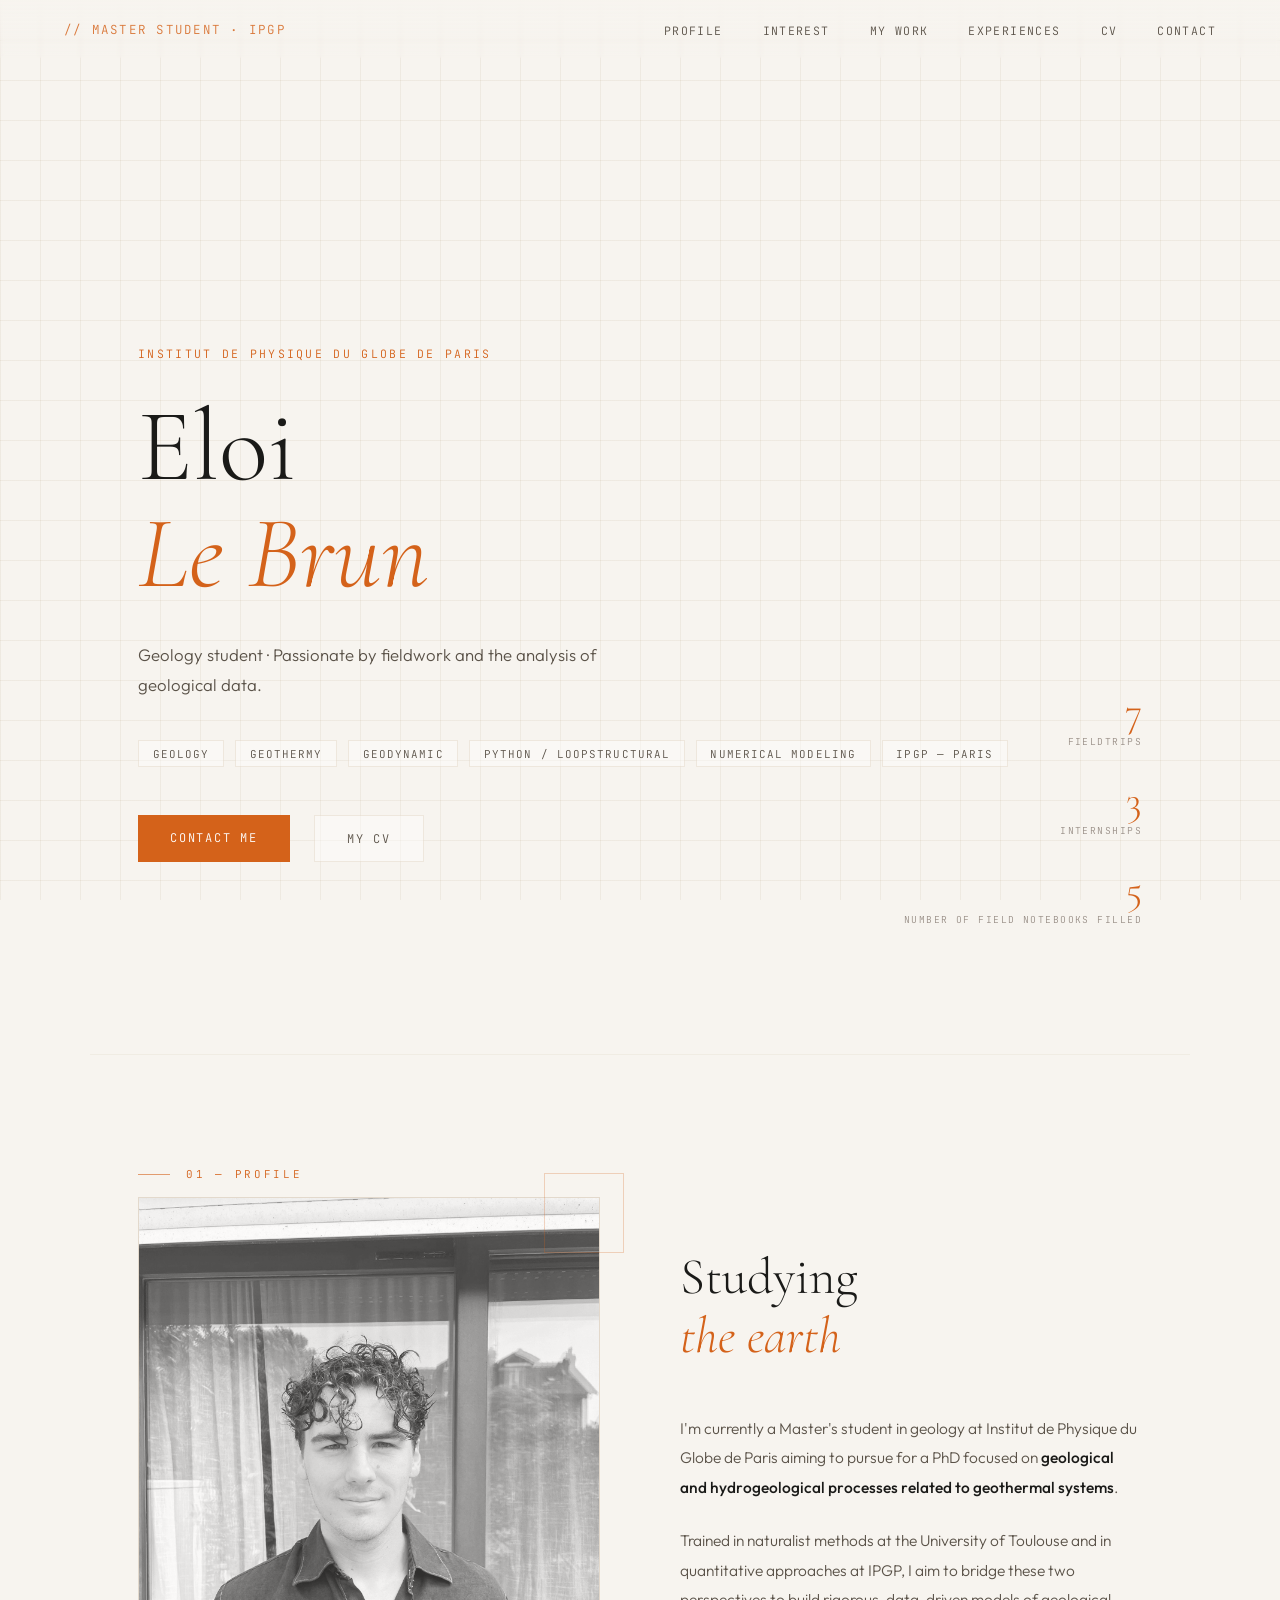
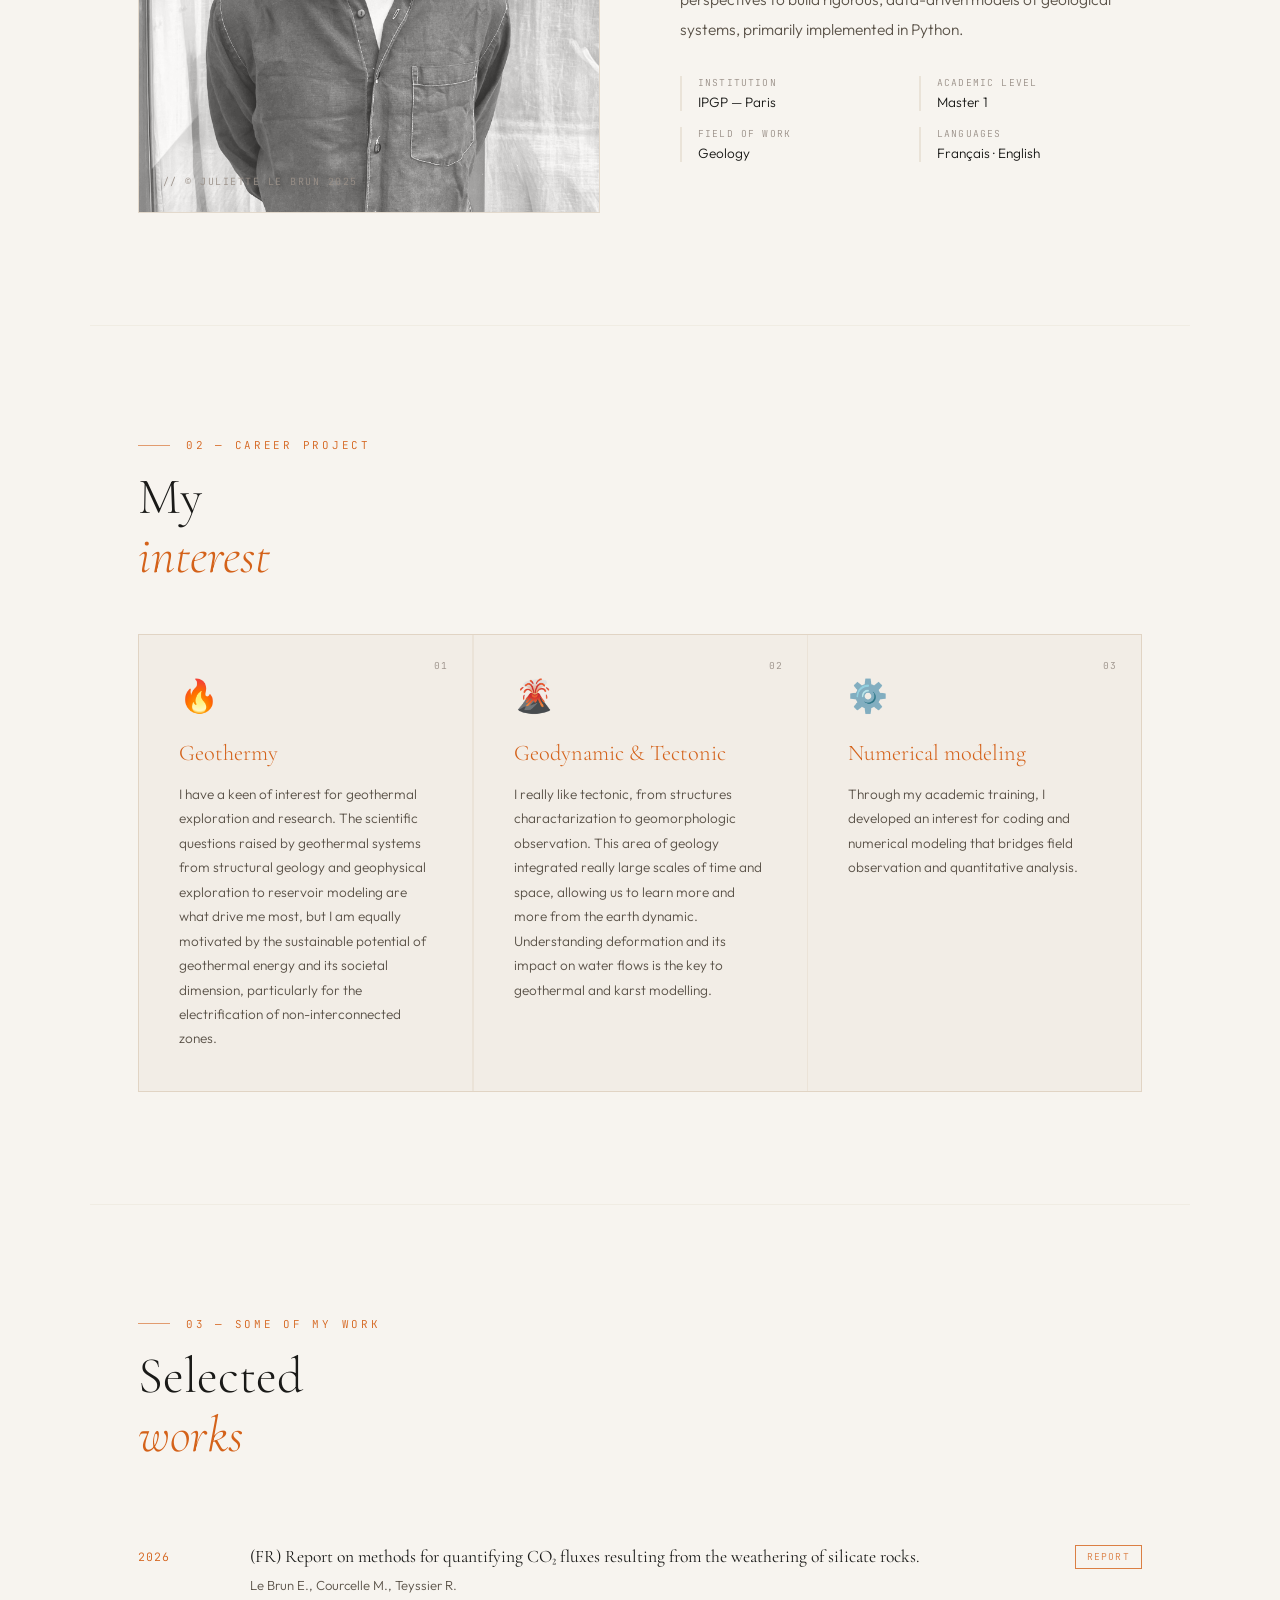
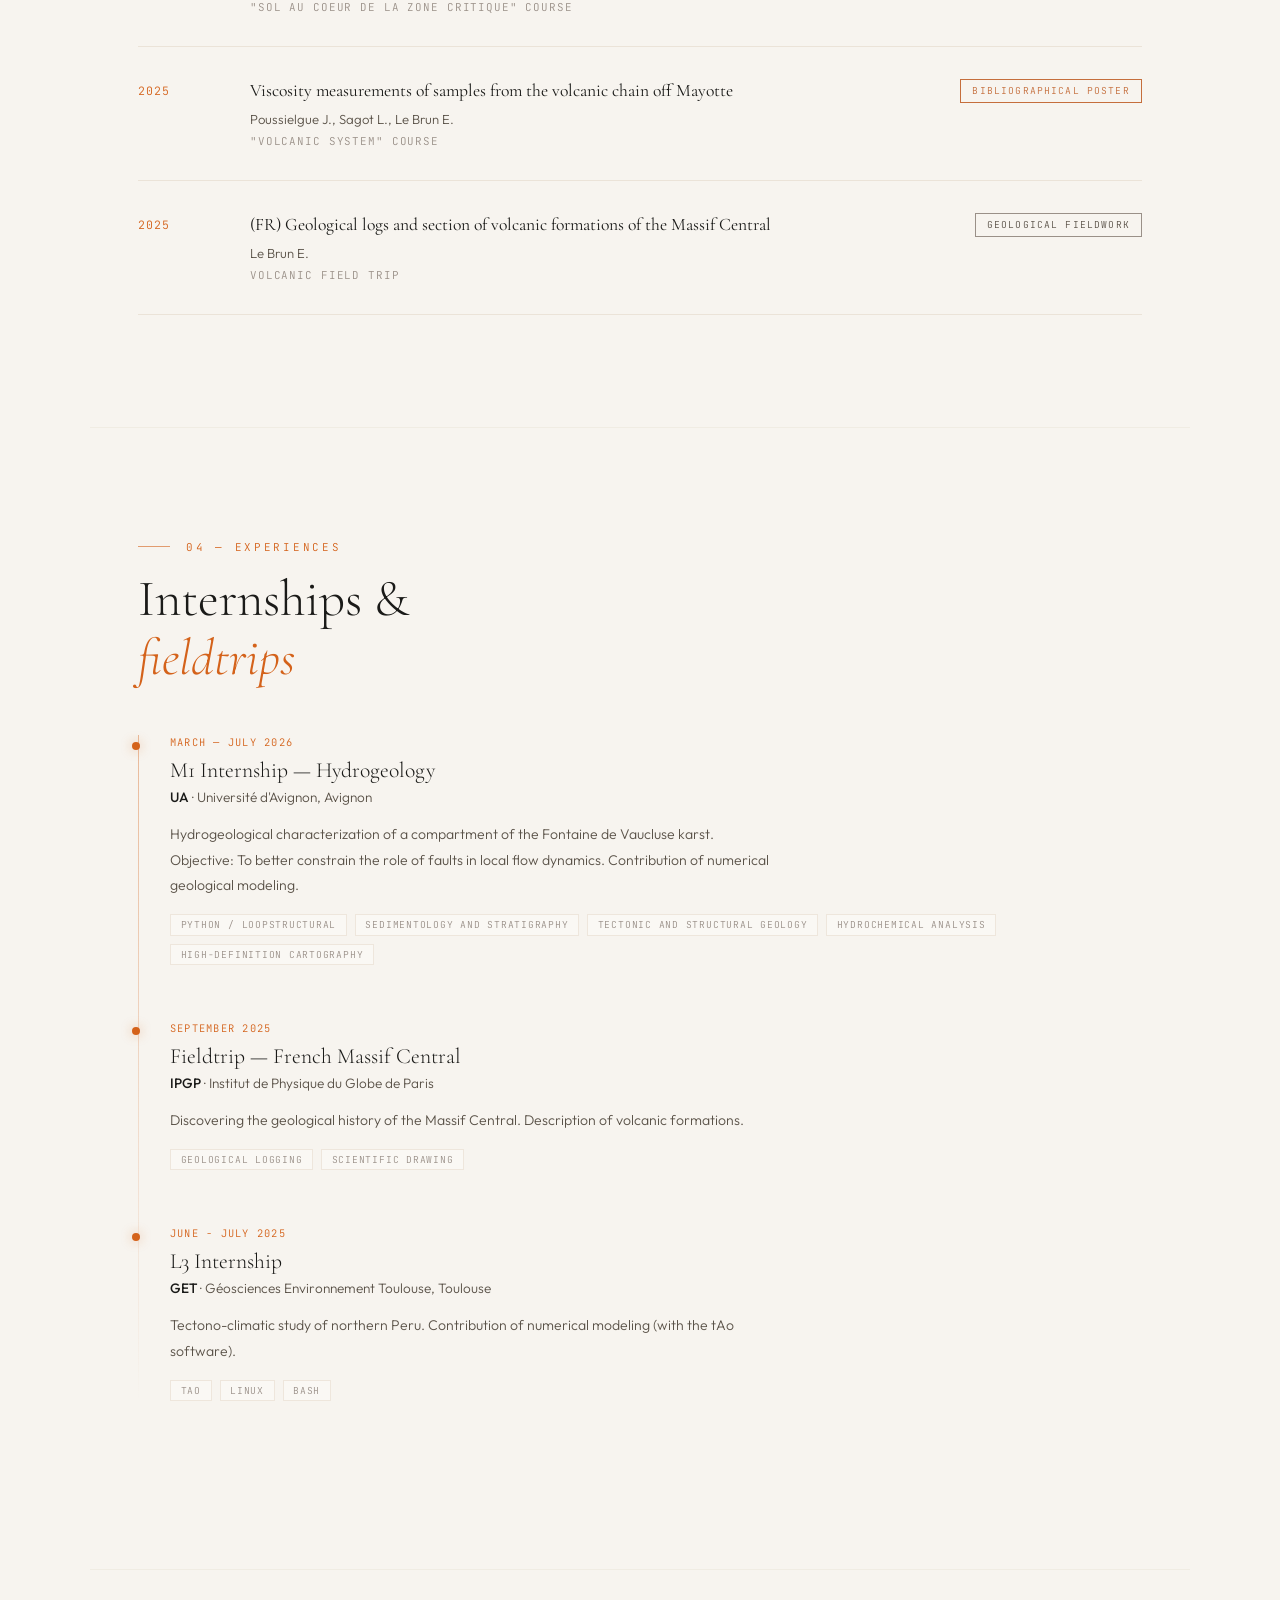
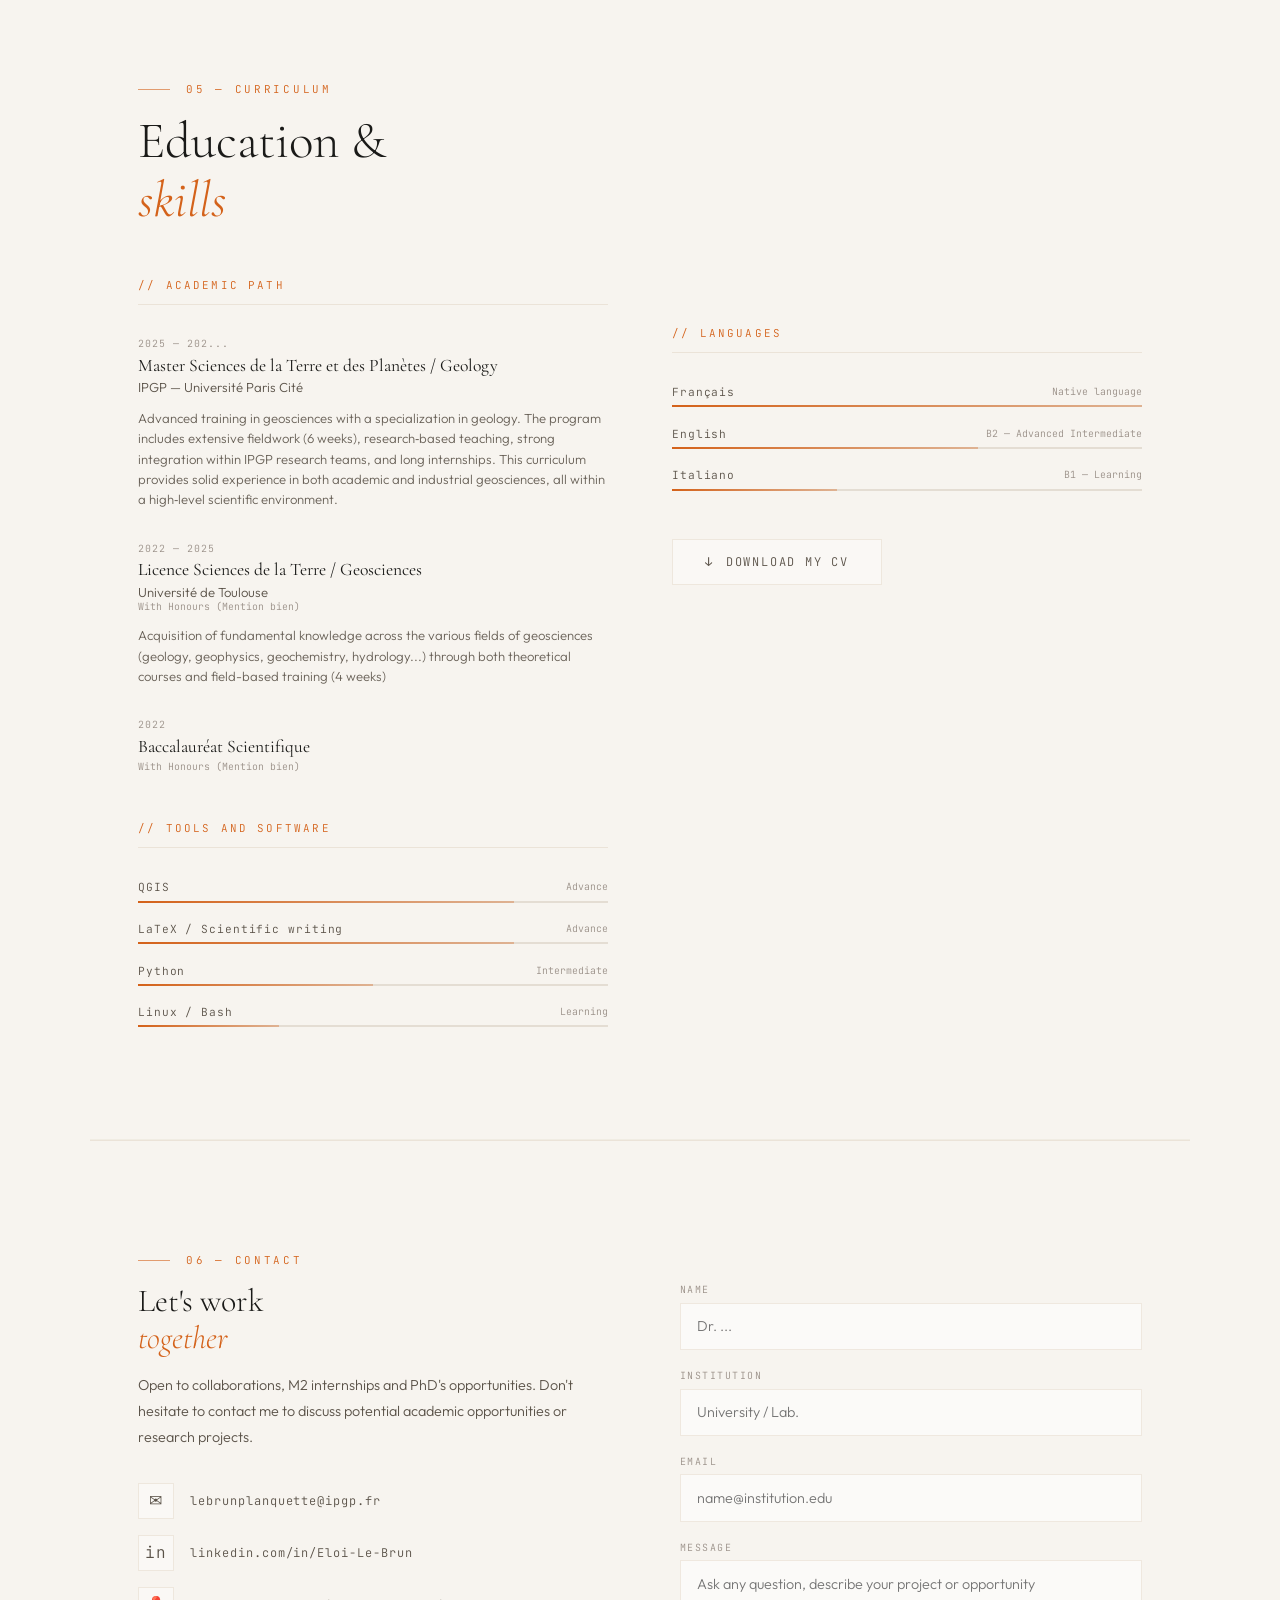
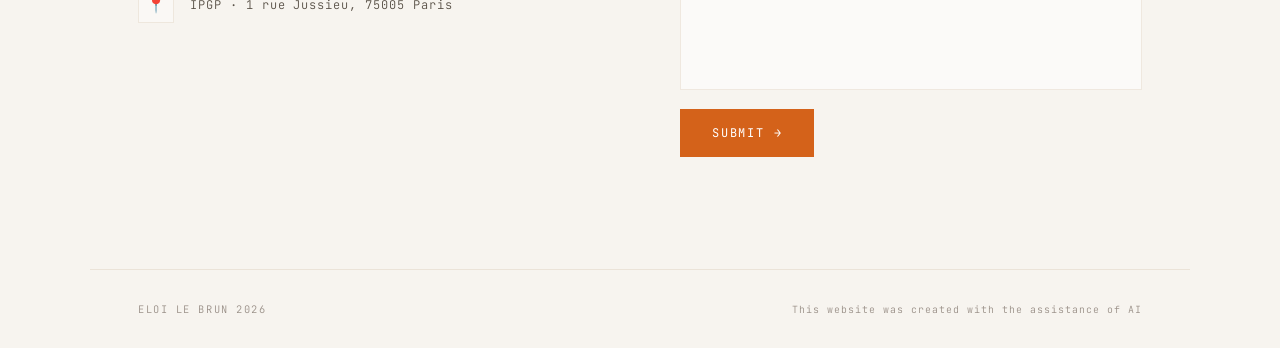
<file: index.html>
<!DOCTYPE html>
<html lang="fr">
<head>
<meta charset="UTF-8">
<meta name="viewport" content="width=device-width, initial-scale=1.0">
<title>Portfolio ELB — IPGP</title>
<link rel="preconnect" href="https://fonts.googleapis.com">
<link href="https://fonts.googleapis.com/css2?family=Cormorant+Garamond:ital,wght@0,300;0,400;0,600;1,300&family=JetBrains+Mono:wght@300;400;500&family=Outfit:wght@300;400;500;600&display=swap" rel="stylesheet">
<style>
  :root {
    --bg:         #f7f4ef;
    --bg2:        #f2ede6;
    --surface:    #ede8e0;
    --surface2:   #e4ddd3;
    --border:     rgba(180,150,110,0.18);
    --accent:     #d4621a;
    --accent2:    #b84d10;
    --text:       #1a1a18;
    --text-muted: #5a5248;
    --text-dim:   #9a9088;
    --serif: 'Cormorant Garamond', Georgia, serif;
    --mono: 'JetBrains Mono', monospace;
    --sans: 'Outfit', sans-serif;
  }

  * { margin: 0; padding: 0; box-sizing: border-box; }

  html { scroll-behavior: smooth; }

  body {
    background: var(--bg);
    color: var(--text);
    font-family: var(--sans);
    font-weight: 300;
    overflow-x: hidden;
  }

  /* ── QUADRILLAGE ── */
  body::before {
    content: '';
    position: fixed;
    inset: 0;
    z-index: 0;
    pointer-events: none;
    background-image:
      linear-gradient(rgba(160,130,90,0.09) 1px, transparent 1px),
      linear-gradient(90deg, rgba(160,130,90,0.09) 1px, transparent 1px);
    background-size: 40px 40px;
  }

  /* ── NAV ── */
  nav {
    position: fixed;
    top: 0; left: 0; right: 0;
    z-index: 100;
    display: flex;
    align-items: center;
    justify-content: space-between;
    padding: 1.2rem 4rem;
    background: linear-gradient(to bottom, rgba(247,244,239,0.97), transparent);
    backdrop-filter: blur(2px);
  }

  .nav-logo {
    font-family: var(--mono);
    font-size: 0.78rem;
    color: var(--accent);
    letter-spacing: 0.18em;
    text-transform: uppercase;
    opacity: 0.85;
  }

  .nav-links {
    display: flex;
    gap: 2.5rem;
    list-style: none;
  }

  .nav-links a {
    font-family: var(--mono);
    font-size: 0.72rem;
    color: var(--text-muted);
    text-decoration: none;
    letter-spacing: 0.12em;
    text-transform: uppercase;
    transition: color 0.3s;
    position: relative;
  }

  .nav-links a::after {
    content: '';
    position: absolute;
    bottom: -4px; left: 0;
    width: 0; height: 1px;
    background: var(--accent);
    transition: width 0.3s;
  }

  .nav-links a:hover { color: var(--accent); }
  .nav-links a:hover::after { width: 100%; }

  /* ── SECTIONS ── */
  section {
    position: relative;
    z-index: 1;
    max-width: 1100px;
    margin: 0 auto;
    padding: 7rem 3rem;
  }

  .section-label {
    font-family: var(--mono);
    font-size: 0.68rem;
    color: var(--accent);
    letter-spacing: 0.25em;
    text-transform: uppercase;
    margin-bottom: 1rem;
    display: flex;
    align-items: center;
    gap: 1rem;
  }

  .section-label::before {
    content: '';
    width: 2rem;
    height: 1px;
    background: var(--accent);
    opacity: 0.6;
  }

  .section-title {
    font-family: var(--serif);
    font-size: clamp(2rem, 4vw, 3.2rem);
    font-weight: 300;
    color: var(--text);
    line-height: 1.15;
    margin-bottom: 3rem;
  }

  .section-title em {
    font-style: italic;
    color: var(--accent);
  }

  /* ── Title ── */
  #hero {
    min-height: 100vh;
    display: flex;
    flex-direction: column;
    justify-content: center;
    max-width: 1100px;
    margin: 0 auto;
    padding: 0 3rem;
  }

  .hero-eyebrow {
    font-family: var(--mono);
    font-size: 0.72rem;
    color: var(--accent);
    letter-spacing: 0.2em;
    text-transform: uppercase;
    margin-bottom: 2rem;
    opacity: 0;
    animation: fadeUp 1s 0.3s forwards;
  }

  .hero-title {
    font-family: var(--serif);
    font-size: clamp(3.5rem, 8vw, 7rem);
    font-weight: 300;
    line-height: 1.05;
    margin-bottom: 0.5rem;
    color: var(--text);
    opacity: 0;
    animation: fadeUp 1s 0.5s forwards;
  }

  .hero-title span {
    display: block;
    font-style: italic;
    color: var(--accent);
  }

  .hero-subtitle {
    font-family: var(--sans);
    font-size: 1.05rem;
    font-weight: 300;
    color: var(--text-muted);
    margin-top: 1.5rem;
    max-width: 520px;
    line-height: 1.8;
    opacity: 0;
    animation: fadeUp 1s 0.7s forwards;
  }

  .hero-tags {
    display: flex;
    flex-wrap: wrap;
    gap: 0.7rem;
    margin-top: 2.5rem;
    opacity: 0;
    animation: fadeUp 1s 0.9s forwards;
  }

  .tag {
    font-family: var(--mono);
    font-size: 0.68rem;
    color: var(--text-muted);
    border: 1px solid var(--border);
    padding: 0.35rem 0.85rem;
    letter-spacing: 0.1em;
    text-transform: uppercase;
    transition: all 0.3s;
    cursor: default;
    background: rgba(255,255,255,0.4);
  }

  .tag:hover {
    border-color: var(--accent);
    color: var(--accent);
    background: rgba(212,98,26,0.06);
  }

  .hero-cta {
    display: flex;
    gap: 1.5rem;
    margin-top: 3rem;
    opacity: 0;
    animation: fadeUp 1s 1.1s forwards;
  }

  .btn-primary {
    font-family: var(--mono);
    font-size: 0.75rem;
    letter-spacing: 0.15em;
    text-transform: uppercase;
    color: #fff;
    background: var(--accent);
    padding: 0.9rem 2rem;
    text-decoration: none;
    transition: all 0.3s;
  }

  .btn-primary:hover {
    background: var(--accent2);
    transform: translateY(-2px);
  }

  .btn-secondary {
    font-family: var(--mono);
    font-size: 0.75rem;
    letter-spacing: 0.15em;
    text-transform: uppercase;
    color: var(--text-muted);
    border: 1px solid var(--border);
    padding: 0.9rem 2rem;
    text-decoration: none;
    transition: all 0.3s;
    background: rgba(255,255,255,0.4);
  }

  .btn-secondary:hover {
    color: var(--accent);
    border-color: var(--accent);
    transform: translateY(-2px);
  }

  /* ── STATS ── */
  .hero-stats {
    position: absolute;
    right: 3rem;
    bottom: 8rem;
    display: flex;
    flex-direction: column;
    gap: 2rem;
    opacity: 0;
    animation: fadeIn 1.5s 1.4s forwards;
  }

  .stat { text-align: right; }

  .stat-number {
    font-family: var(--serif);
    font-size: 2.5rem;
    font-weight: 300;
    color: var(--accent);
    line-height: 1;
  }

  .stat-label {
    font-family: var(--mono);
    font-size: 0.6rem;
    color: var(--text-dim);
    letter-spacing: 0.15em;
    text-transform: uppercase;
    margin-top: 0.25rem;
  }

  /* ── "ME" SECTION ── */
  .about-grid {
    display: grid;
    grid-template-columns: 1fr 1fr;
    gap: 5rem;
    align-items: center;
  }

  .about-photo-wrapper { position: relative; }

  .about-photo {
    width: 100%;
    aspect-ratio: 3/4;
    background: var(--surface);
    border: 1px solid var(--border);
    display: flex;
    align-items: center;
    justify-content: center;
    position: relative;
    overflow: hidden;
  }

  .photo-placeholder {
    font-family: var(--serif);
    font-size: 5rem;
    color: var(--text-dim);
    opacity: 0.4;
    font-style: italic;
  }

  .photo-label {
    position: absolute;
    bottom: 1.5rem;
    left: 1.5rem;
    font-family: var(--mono);
    font-size: 0.62rem;
    color: var(--text-dim);
    letter-spacing: 0.15em;
    text-transform: uppercase;
  }

  .about-deco {
    position: absolute;
    top: -1.5rem;
    right: -1.5rem;
    width: 80px;
    height: 80px;
    border: 1px solid var(--accent);
    opacity: 0.25;
  }

  .about-text p {
    color: var(--text-muted);
    line-height: 1.9;
    margin-bottom: 1.5rem;
    font-size: 0.97rem;
  }

  .about-text p strong {
    color: var(--text);
    font-weight: 500;
  }

  .about-infos {
    margin-top: 2rem;
    display: grid;
    grid-template-columns: 1fr 1fr;
    gap: 1rem;
  }

  .info-item {
    border-left: 2px solid var(--border);
    padding-left: 1rem;
  }

  .info-key {
    font-family: var(--mono);
    font-size: 0.6rem;
    color: var(--text-dim);
    letter-spacing: 0.12em;
    text-transform: uppercase;
    margin-bottom: 0.25rem;
  }

  .info-val {
    font-size: 0.85rem;
    color: var(--text);
  }

  /* ── INTEREST SECTION ── */
  #recherche { background: none; }

  .research-grid {
    display: grid;
    grid-template-columns: repeat(3, 1fr);
    gap: 1.5px;
    background: var(--border);
    border: 1px solid var(--border);
  }

  .research-card {
    background: var(--bg2);
    padding: 2.5rem;
    transition: background 0.3s;
    position: relative;
    overflow: hidden;
  }

  .research-card::before {
    content: '';
    position: absolute;
    top: 0; left: 0; right: 0;
    height: 2px;
    background: var(--accent);
    transform: scaleX(0);
    transition: transform 0.4s;
  }

  .research-card:hover { background: var(--surface); }
  .research-card:hover::before { transform: scaleX(1); }

  .card-icon {
    font-size: 2rem;
    margin-bottom: 1.5rem;
    display: block;
  }

  .card-title {
    font-family: var(--serif);
    font-size: 1.4rem;
    font-weight: 300;
    margin-bottom: 1rem;
    color: var(--accent);
  }

  .card-desc {
    font-size: 0.85rem;
    color: var(--text-muted);
    line-height: 1.8;
  }

  .card-num {
    position: absolute;
    top: 1.5rem; right: 1.5rem;
    font-family: var(--mono);
    font-size: 0.6rem;
    color: var(--text-dim);
    letter-spacing: 0.1em;
  }

  /* ── MY WORK SECITON ── */
  .pub-list {
    display: flex;
    flex-direction: column;
    gap: 0;
  }

  .pub-item {
    display: grid;
    grid-template-columns: 80px 1fr auto;
    align-items: start;
    gap: 2rem;
    padding: 2rem 0;
    border-bottom: 1px solid var(--border);
    transition: all 0.3s;
    text-decoration: none;
    color: inherit;
  }

  .pub-item:hover { padding-left: 1rem; }

  .pub-year {
    font-family: var(--mono);
    font-size: 0.72rem;
    color: var(--accent);
    padding-top: 0.25rem;
    letter-spacing: 0.1em;
  }

  .pub-title {
    font-family: var(--serif);
    font-size: 1.1rem;
    font-weight: 400;
    color: var(--text);
    margin-bottom: 0.5rem;
    line-height: 1.4;
  }

  .pub-authors {
    font-size: 0.82rem;
    color: var(--text-muted);
    margin-bottom: 0.4rem;
  }

  .pub-journal {
    font-family: var(--mono);
    font-size: 0.68rem;
    color: var(--text-dim);
    letter-spacing: 0.08em;
    text-transform: uppercase;
  }

  .pub-type {
    font-family: var(--mono);
    font-size: 0.6rem;
    letter-spacing: 0.12em;
    text-transform: uppercase;
    padding: 0.3rem 0.7rem;
    border: 1px solid;
    white-space: nowrap;
    height: fit-content;
  }

  .pub-type.article { color: var(--accent); border-color: var(--accent); opacity: 0.8; }
  .pub-type.conf { color: var(--accent2); border-color: var(--accent2); opacity: 0.8; }
  .pub-type.poster { color: var(--text-muted); border-color: var(--text-dim); }

  /* ── EXPERIENCES SECTION ── */
  .timeline {
    position: relative;
    padding-left: 2rem;
  }

  .timeline::before {
    content: '';
    position: absolute;
    left: 0; top: 0; bottom: 0;
    width: 1px;
    background: linear-gradient(to bottom, var(--accent), transparent);
    opacity: 0.4;
  }

  .timeline-item {
    position: relative;
    margin-bottom: 3.5rem;
  }

  .timeline-dot {
    position: absolute;
    left: -2.4rem;
    top: 0.4rem;
    width: 8px;
    height: 8px;
    background: var(--accent);
    border-radius: 50%;
    box-shadow: 0 0 12px rgba(212,98,26,0.4);
  }

  .timeline-period {
    font-family: var(--mono);
    font-size: 0.65rem;
    color: var(--accent);
    letter-spacing: 0.12em;
    text-transform: uppercase;
    margin-bottom: 0.5rem;
  }

  .timeline-role {
    font-family: var(--serif);
    font-size: 1.35rem;
    font-weight: 300;
    color: var(--text);
    margin-bottom: 0.3rem;
  }

  .timeline-place {
    font-size: 0.85rem;
    color: var(--text-muted);
    margin-bottom: 1rem;
  }

  .timeline-place strong {
    color: var(--text);
    font-weight: 500;
  }

  .timeline-desc {
    font-size: 0.88rem;
    color: var(--text-muted);
    line-height: 1.8;
    max-width: 600px;
  }

  .timeline-skills {
    display: flex;
    flex-wrap: wrap;
    gap: 0.5rem;
    margin-top: 1rem;
  }

  .skill-tag {
    font-family: var(--mono);
    font-size: 0.6rem;
    color: var(--text-dim);
    border: 1px solid var(--border);
    padding: 0.2rem 0.6rem;
    letter-spacing: 0.08em;
    text-transform: uppercase;
    background: rgba(255,255,255,0.35);
  }

  /* ── CV SECTION ── */
  .cv-grid {
    display: grid;
    grid-template-columns: 1fr 1fr;
    gap: 4rem;
  }

  .cv-section-title {
    font-family: var(--mono);
    font-size: 0.68rem;
    color: var(--accent);
    letter-spacing: 0.2em;
    text-transform: uppercase;
    margin-bottom: 2rem;
    padding-bottom: 0.75rem;
    border-bottom: 1px solid var(--border);
  }

  .cv-item { margin-bottom: 2rem; }

  .cv-year {
    font-family: var(--mono);
    font-size: 0.62rem;
    color: var(--text-dim);
    letter-spacing: 0.1em;
    margin-bottom: 0.3rem;
  }

  .cv-title {
    font-family: var(--serif);
    font-size: 1.1rem;
    font-weight: 400;
    color: var(--text);
    margin-bottom: 0.2rem;
  }

  .cv-place {
    font-size: 0.82rem;
    color: var(--text-muted);
  }

  .cv-description {
    font-size: 0.82rem;
    color: var(--text-muted);
    line-height: 1.55;
    margin-top: 0.8rem;
    opacity: 0.9;
  }

  .cv-description p { margin-bottom: 0.6rem; }

  .skills-grid {
    display: flex;
    flex-direction: column;
    gap: 1.2rem;
  }

  .skill-bar-header {
    display: flex;
    justify-content: space-between;
    margin-bottom: 0.4rem;
  }

  .skill-name {
    font-family: var(--mono);
    font-size: 0.7rem;
    color: var(--text-muted);
    letter-spacing: 0.08em;
  }

  .skill-level {
    font-family: var(--mono);
    font-size: 0.62rem;
    color: var(--text-dim);
  }

  .skill-bar {
    height: 2px;
    background: var(--surface2);
    position: relative;
  }

  .skill-bar-fill {
    height: 100%;
    background: linear-gradient(to right, var(--accent), rgba(212,98,26,0.35));
    transition: width 1.5s cubic-bezier(0.4, 0, 0.2, 1);
  }

  /* ── CONTACT SECTION ── */
  #contact {
    background: none;
    border-top: 1px solid var(--border);
  }

  .contact-layout {
    display: grid;
    grid-template-columns: 1fr 1fr;
    gap: 5rem;
  }

  .contact-info h3 {
    font-family: var(--serif);
    font-size: 2rem;
    font-weight: 300;
    margin-bottom: 1rem;
  }

  .contact-info p {
    font-size: 0.9rem;
    color: var(--text-muted);
    line-height: 1.8;
    margin-bottom: 2rem;
  }

  .contact-links {
    display: flex;
    flex-direction: column;
    gap: 1rem;
  }

  .contact-link {
    display: flex;
    align-items: center;
    gap: 1rem;
    font-family: var(--mono);
    font-size: 0.75rem;
    color: var(--text-muted);
    text-decoration: none;
    letter-spacing: 0.08em;
    transition: color 0.3s;
  }

  .contact-link:hover { color: var(--accent); }

  .contact-link-icon {
    width: 36px;
    height: 36px;
    border: 1px solid var(--border);
    display: flex;
    align-items: center;
    justify-content: center;
    font-size: 1rem;
    transition: all 0.3s;
    background: rgba(255,255,255,0.4);
  }

  .contact-link:hover .contact-link-icon {
    border-color: var(--accent);
    background: rgba(212,98,26,0.06);
  }

  .contact-form {
    display: flex;
    flex-direction: column;
    gap: 1.2rem;
  }

  .form-group {
    display: flex;
    flex-direction: column;
    gap: 0.4rem;
  }

  .form-label {
    font-family: var(--mono);
    font-size: 0.62rem;
    color: var(--text-dim);
    letter-spacing: 0.15em;
    text-transform: uppercase;
  }

  .form-input, .form-textarea {
    background: rgba(255,255,255,0.55);
    border: 1px solid var(--border);
    color: var(--text);
    font-family: var(--sans);
    font-size: 0.9rem;
    font-weight: 300;
    padding: 0.85rem 1rem;
    outline: none;
    transition: border-color 0.3s;
    resize: none;
  }

  .form-input:focus, .form-textarea:focus {
    border-color: var(--accent);
    background: rgba(255,255,255,0.75);
  }

  .form-textarea { height: 130px; }

  .btn-submit {
    font-family: var(--mono);
    font-size: 0.75rem;
    letter-spacing: 0.15em;
    text-transform: uppercase;
    color: #fff;
    background: var(--accent);
    border: none;
    padding: 1rem 2rem;
    cursor: pointer;
    transition: all 0.3s;
    align-self: flex-start;
  }

  .btn-submit:hover {
    background: var(--accent2);
    transform: translateY(-2px);
  }

  /* ──── */
  footer {
    position: relative;
    z-index: 1;
    border-top: 1px solid var(--border);
    padding: 2rem 3rem;
    max-width: 1100px;
    margin: 0 auto;
    display: flex;
    justify-content: space-between;
    align-items: center;
  }

  .footer-logo {
    font-family: var(--mono);
    font-size: 0.65rem;
    color: var(--text-dim);
    letter-spacing: 0.15em;
    text-transform: uppercase;
  }

  .footer-copy {
    font-family: var(--mono);
    font-size: 0.62rem;
    color: var(--text-dim);
    letter-spacing: 0.1em;
  }

  /* ──── */
  @keyframes fadeUp {
    from { opacity: 0; transform: translateY(24px); }
    to   { opacity: 1; transform: translateY(0); }
  }

  @keyframes fadeIn {
    from { opacity: 0; }
    to   { opacity: 1; }
  }

  .reveal {
    opacity: 0;
    transform: translateY(20px);
    transition: opacity 0.8s, transform 0.8s;
  }

  .reveal.visible {
    opacity: 1;
    transform: translateY(0);
  }

  /* ──── */
  .sep {
    max-width: 1100px;
    margin: 0 auto;
    padding: 0 3rem;
    border: none;
    border-top: 1px solid var(--border);
    opacity: 0.5;
  }

  /* ──── */
  @media (max-width: 768px) {
    nav { padding: 1rem 1.5rem; }
    .nav-links { display: none; }
    section { padding: 5rem 1.5rem; }
    #hero { padding: 0 1.5rem; }
    .about-grid, .cv-grid, .contact-layout { grid-template-columns: 1fr; gap: 3rem; }
    .research-grid { grid-template-columns: 1fr; }
    .hero-stats { display: none; }
    .pub-item { grid-template-columns: 60px 1fr; }
    .pub-type { display: none; }
  }
</style>
</head>
<body>

<canvas id="seismo-canvas"></canvas>

<nav>
  <div class="nav-logo">// Master student · IPGP</div>
  <ul class="nav-links">
    <li><a href="#apropos">Profile</a></li>
    <li><a href="#recherche">Interest</a></li>
    <li><a href="#publications">My work</a></li>
    <li><a href="#stages">Experiences</a></li>
    <li><a href="#cv">CV</a></li>
    <li><a href="#contact">Contact</a></li>
  </ul>
</nav>

<div id="hero" style="position:relative;">
  <div class="hero-eyebrow">Institut de Physique du Globe de Paris</div>
  <h1 class="hero-title">
    Eloi<br>
    <span>Le Brun</span>
  </h1>
  <p class="hero-subtitle">
    Geology student · Passionate by fieldwork and the analysis of geological data.
  </p>
  <div class="hero-tags">
    <span class="tag">Geology</span>
    <span class="tag">Geothermy</span>
    <span class="tag">Geodynamic</span>
    <span class="tag">Python / LoopStructural</span>
    <span class="tag">Numerical modeling</span>
    <span class="tag">IPGP — Paris</span>
  </div>
  <div class="hero-cta">
    <a href="#contact" class="btn-primary">Contact me</a>
    <a href="#cv" class="btn-secondary">My CV</a>
  </div>

  <div class="hero-stats">
    <div class="stat">
      <div class="stat-number">7</div>
      <div class="stat-label">Fieldtrips</div>
    </div>
    <div class="stat">
      <div class="stat-number">3</div>
      <div class="stat-label">Internships</div>
    </div>
    <div class="stat">
      <div class="stat-number">5</div>
      <div class="stat-label">Number of field notebooks filled</div>
    </div>
  </div>
</div>

<hr class="sep">

<section id="apropos">
  <div class="section-label">01 — Profile</div>
  <div class="about-grid">
    <div class="about-photo-wrapper reveal">
      <div class="about-photo">
        <img src="./assets/img/photo_cv.jpg" alt="Eloi Le Brun" style="width:100%; height:100%; object-fit:cover; opacity: 0.85;">
        <span class="photo-label">// © Juliette Le Brun 2025</span>
      </div>
      <div class="about-deco"></div>
    </div>
    <div class="about-text reveal">
      <h2 class="section-title">Studying<br><em>the earth</em></h2>
      <p>
        I'm currently a Master's student in geology at Institut de Physique du Globe de Paris
        aiming to pursue for a PhD focused on <strong>geological and hydrogeological processes
        related to geothermal systems</strong>.
      </p>
      <p>
        Trained in naturalist methods at the University of Toulouse and in quantitative approaches at IPGP, I aim to bridge these two perspectives to build rigorous, data-driven models of geological systems, primarily implemented in Python.
      </p>
      <div class="about-infos">
        <div class="info-item">
          <div class="info-key">Institution</div>
          <div class="info-val">IPGP — Paris</div>
        </div>
        <div class="info-item">
          <div class="info-key">Academic level</div>
          <div class="info-val">Master 1</div>
        </div>
        <div class="info-item">
          <div class="info-key">Field of work</div>
          <div class="info-val">Geology</div>
        </div>
        <div class="info-item">
          <div class="info-key">Languages</div>
          <div class="info-val">Français · English</div>
        </div>
      </div>
    </div>
  </div>
</section>

<hr class="sep">

<section id="recherche">
  <div class="section-label reveal">02 — Career project</div>
  <h2 class="section-title reveal">My<br><em>interest</em></h2>
  <div class="research-grid reveal">
    <div class="research-card">
      <span class="card-num">01</span>
      <span class="card-icon">🔥</span>
      <div class="card-title">Geothermy</div>
      <p class="card-desc">I have a keen of interest for geothermal exploration and research. The scientific questions raised by geothermal systems from structural geology and geophysical exploration to reservoir modeling are what drive me most, but I am equally motivated by the sustainable potential of geothermal energy and its societal dimension, particularly for the electrification of non-interconnected zones.</p>
    </div>
    <div class="research-card">
      <span class="card-num">02</span>
      <span class="card-icon">🌋</span>
      <div class="card-title">Geodynamic & Tectonic</div>
      <p class="card-desc">I really like tectonic, from structures charactarization to geomorphologic observation. This area of geology integrated really large scales of time and space, allowing us to learn more and more from the earth dynamic. Understanding deformation and its impact on water flows is the key to geothermal and karst modelling.</p>
    </div>
    <div class="research-card">
      <span class="card-num">03</span>
      <span class="card-icon">⚙️</span>
      <div class="card-title">Numerical modeling</div>
      <p class="card-desc">Through my academic training, I developed an interest for coding and numerical modeling that bridges field observation and quantitative analysis.</p>
    </div>
  </div>
</section>

<hr class="sep">

<section id="publications">
  <div class="section-label reveal">03 — Some of my work</div>
  <h2 class="section-title reveal">Selected<br><em>works</em></h2>
  <div class="pub-list reveal">
    <a href="./assets/docs/rapport_sol.pdf" target="_blank" class="pub-item">
      <div class="pub-year">2026</div>
      <div class="pub-content">
        <div class="pub-title">(FR) Report on methods for quantifying CO₂ fluxes resulting from the weathering of silicate rocks.</div>
        <div class="pub-authors">Le Brun E., Courcelle M., Teyssier R.</div>
        <div class="pub-journal">"Sol au coeur de la zone critique" course</div>
      </div>
      <span class="pub-type article">Report</span>
    </a>
    <a href="./assets/docs/poster_Volc.pdf" target="_blank" class="pub-item">
      <div class="pub-year">2025</div>
      <div class="pub-content">
        <div class="pub-title">Viscosity measurements of samples from the volcanic chain off Mayotte</div>
        <div class="pub-authors">Poussielgue J., Sagot L., Le Brun E.</div>
        <div class="pub-journal">"Volcanic System" course</div>
      </div>
      <span class="pub-type conf">bibliographical poster</span>
    </a>
    <a href="./assets/docs/Cantal.pdf" class="pub-item">
      <div class="pub-year">2025</div>
      <div class="pub-content">
        <div class="pub-title">(FR) Geological logs and section of volcanic formations of the Massif Central</div>
        <div class="pub-authors">Le Brun E.</div>
        <div class="pub-journal">Volcanic Field Trip</div>
      </div>
      <span class="pub-type poster">geological fieldwork</span>
    </a>
  </div>
</section>

<hr class="sep">

<section id="stages">
  <div class="section-label reveal">04 — Experiences</div>
  <h2 class="section-title reveal">Internships &<br><em>fieldtrips</em></h2>
  <div class="timeline">
    <div class="timeline-item reveal">
      <div class="timeline-dot"></div>
      <div class="timeline-period">March — July 2026</div>
      <div class="timeline-role">M1 Internship — Hydrogeology</div>
      <div class="timeline-place"><strong>UA</strong> · Université d'Avignon, Avignon</div>
      <p class="timeline-desc">
        Hydrogeological characterization of a compartment of the Fontaine de Vaucluse karst. Objective: To better constrain the role of faults in local flow dynamics. Contribution of numerical geological modeling.
      </p>
      <div class="timeline-skills">
        <span class="skill-tag">Python / LoopStructural</span>
        <span class="skill-tag">Sedimentology and stratigraphy</span>
        <span class="skill-tag">Tectonic and structural geology</span>
        <span class="skill-tag">Hydrochemical analysis</span>
        <span class="skill-tag">High-definition cartography</span>
      </div>
    </div>
    <div class="timeline-item reveal">
      <div class="timeline-dot"></div>
      <div class="timeline-period">September 2025</div>
      <div class="timeline-role">Fieldtrip — French Massif Central</div>
      <div class="timeline-place"><strong>IPGP</strong> · Institut de Physique du Globe de Paris</div>
      <p class="timeline-desc">
        Discovering the geological history of the Massif Central. Description of volcanic formations.
      </p>
      <div class="timeline-skills">
        <span class="skill-tag">Geological logging</span>
        <span class="skill-tag">Scientific drawing</span>
      </div>
    </div>
    <div class="timeline-item reveal">
      <div class="timeline-dot"></div>
      <div class="timeline-period">June - July 2025</div>
      <div class="timeline-role">L3 Internship</div>
      <div class="timeline-place"><strong>GET</strong> · Géosciences Environnement Toulouse, Toulouse</div>
      <p class="timeline-desc">
        Tectono-climatic study of northern Peru. Contribution of numerical modeling (with the tAo software).
      </p>
      <div class="timeline-skills">
        <span class="skill-tag">tAo</span>
        <span class="skill-tag">Linux</span>
        <span class="skill-tag">Bash</span>
      </div>
    </div>
  </div>
</section>

<hr class="sep">

<section id="cv">
  <div class="section-label reveal">05 — Curriculum</div>
  <h2 class="section-title reveal">Education &<br><em>skills</em></h2>
  <div class="cv-grid reveal">
    <div>
      <div class="cv-section-title">// Academic path</div>
      <div class="cv-item">
        <div class="cv-year">2025 — 202...</div>
        <div class="cv-title">Master Sciences de la Terre et des Planètes / Geology</div>
        <div class="cv-place">IPGP — Université Paris Cité</div>
        <div class="cv-description">
          <p>Advanced training in geosciences with a specialization in geology. The program includes extensive fieldwork (6 weeks), research‑based teaching, strong integration within IPGP research teams, and long internships. This curriculum provides solid experience in both academic and industrial geosciences, all within a high‑level scientific environment.</p>
        </div>
      </div>
      <div class="cv-item">
        <div class="cv-year">2022 — 2025</div>
        <div class="cv-title">Licence Sciences de la Terre / Geosciences</div>
        <div class="cv-place">Université de Toulouse</div>
        <div class="skill-level">With Honours (Mention bien)</div>
        <div class="cv-description">
          <p>Acquisition of fundamental knowledge across the various fields of geosciences (geology, geophysics, geochemistry, hydrology...) through both theoretical courses and field-based training (4 weeks)</p>
        </div>
      </div>
      <div class="cv-item">
        <div class="cv-year">2022</div>
        <div class="cv-title">Baccalauréat Scientifique</div>
        <div class="skill-level">With Honours (Mention bien)</div>
      </div>

      <div class="cv-section-title" style="margin-top:3rem;">// Tools and software</div>
      <div class="skills-grid">
        <div class="skill-bar-item">
          <div class="skill-bar-header">
            <span class="skill-name">QGIS</span>
            <span class="skill-level">Advance</span>
          </div>
          <div class="skill-bar"><div class="skill-bar-fill" data-width="80" style="width:0"></div></div>
        </div>
        <div class="skill-bar-item">
          <div class="skill-bar-header">
            <span class="skill-name">LaTeX / Scientific writing</span>
            <span class="skill-level">Advance</span>
          </div>
          <div class="skill-bar"><div class="skill-bar-fill" data-width="80" style="width:0"></div></div>
        </div>
        <div class="skill-bar-item">
          <div class="skill-bar-header">
            <span class="skill-name">Python</span>
            <span class="skill-level">Intermediate</span>
          </div>
          <div class="skill-bar"><div class="skill-bar-fill" data-width="50" style="width:0"></div></div>
        </div>
        <div class="skill-bar-item">
          <div class="skill-bar-header">
            <span class="skill-name">Linux / Bash</span>
            <span class="skill-level">Learning</span>
          </div>
          <div class="skill-bar"><div class="skill-bar-fill" data-width="30" style="width:0"></div></div>
        </div>
      </div>
    </div>
    <div>
      <div class="cv-section-title" style="margin-top:3rem;">// Languages</div>
      <div class="skills-grid">
        <div class="skill-bar-item">
          <div class="skill-bar-header">
            <span class="skill-name">Français</span>
            <span class="skill-level">Native language</span>
          </div>
          <div class="skill-bar"><div class="skill-bar-fill" data-width="100" style="width:0"></div></div>
        </div>
        <div class="skill-bar-item">
          <div class="skill-bar-header">
            <span class="skill-name">English</span>
            <span class="skill-level">B2 —  Advanced Intermediate</span>
          </div>
          <div class="skill-bar"><div class="skill-bar-fill" data-width="65" style="width:0"></div></div>
        </div>
        <div class="skill-bar-item">
          <div class="skill-bar-header">
            <span class="skill-name">Italiano</span>
            <span class="skill-level">B1 — Learning</span>
          </div>
          <div class="skill-bar"><div class="skill-bar-fill" data-width="35" style="width:0"></div></div>
        </div>
      </div>

      <div style="margin-top:3rem;">
        <a href="./assets/docs/CV_Le_Brun_E.pdf" target="_blank" class="btn-secondary" style="display:inline-flex; align-items:center; gap:0.75rem;">
          <span>↓</span> Download my CV
        </a>
      </div>
    </div>
  </div>
</section>

<hr class="sep">

<section id="contact">
  <div class="section-label reveal">06 — Contact</div>
  <div class="contact-layout reveal">
    <div class="contact-info">
      <h3 class="section-title">Let's work<br><em>together</em></h3>
      <p>
        Open to collaborations, M2 internships and PhD's opportunities. Don't hesitate to contact me to discuss potential academic opportunities or research projects.
      </p>
      <div class="contact-links">
        <a href="mailto:lebrunplanquette@ipgp.fr" class="contact-link">
          <div class="contact-link-icon">✉</div>
          lebrunplanquette@ipgp.fr
        </a>
        <a href="https://www.linkedin.com/in/eloi-le-brun-planquette-794872347" class="contact-link">
          <div class="contact-link-icon">in</div>
          linkedin.com/in/Eloi-Le-Brun
        </a>
        <div class="contact-link" style="cursor:default;">
          <div class="contact-link-icon">📍</div>
          IPGP · 1 rue Jussieu, 75005 Paris
        </div>
      </div>
    </div>
    <form action="https://formspree.io/f/mojrnngv" method="POST" class="contact-form">
      <div class="form-group">
        <label class="form-label">Name</label>
        <input type="text" name="name" class="form-input" placeholder="Dr. ...">
      </div>
      <div class="form-group">
        <label class="form-label">Institution</label>
        <input type="text" name="institution" class="form-input" placeholder="University / Lab.">
      </div>
      <div class="form-group">
        <label class="form-label">Email</label>
        <input type="email" name="email" class="form-input" placeholder="name@institution.edu">
      </div>
      <div class="form-group">
        <label class="form-label">Message</label>
        <textarea name="message" class="form-textarea" placeholder="Ask any question, describe your project or opportunity"></textarea>
      </div>
      <button type="submit" class="btn-submit">Submit →</button>
    </form>
  </div>
</section>

<footer>
  <div class="footer-logo">Eloi Le Brun 2026</div>
  <div class="footer-copy">This website was created with the assistance of AI</div>
</footer>

<script>
const reveals = document.querySelectorAll('.reveal');
const obs = new IntersectionObserver(entries => {
  entries.forEach(e => {
    if (e.isIntersecting) {
      e.target.classList.add('visible');
      e.target.querySelectorAll('.skill-bar-fill').forEach(bar => {
        bar.style.width = bar.dataset.width + '%';
      });
    }
  });
}, { threshold: 0.15 });
reveals.forEach(r => obs.observe(r));

document.querySelectorAll('.skill-bar-fill').forEach(bar => {
  bar.style.width = '0';
});

window.addEventListener('scroll', () => {
  const nav = document.querySelector('nav');
  nav.style.background = window.scrollY > 60
    ? 'rgba(247,244,239,0.97)'
    : 'linear-gradient(to bottom, rgba(247,244,239,0.97), transparent)';
});
</script>
</body>
</html>
</file>
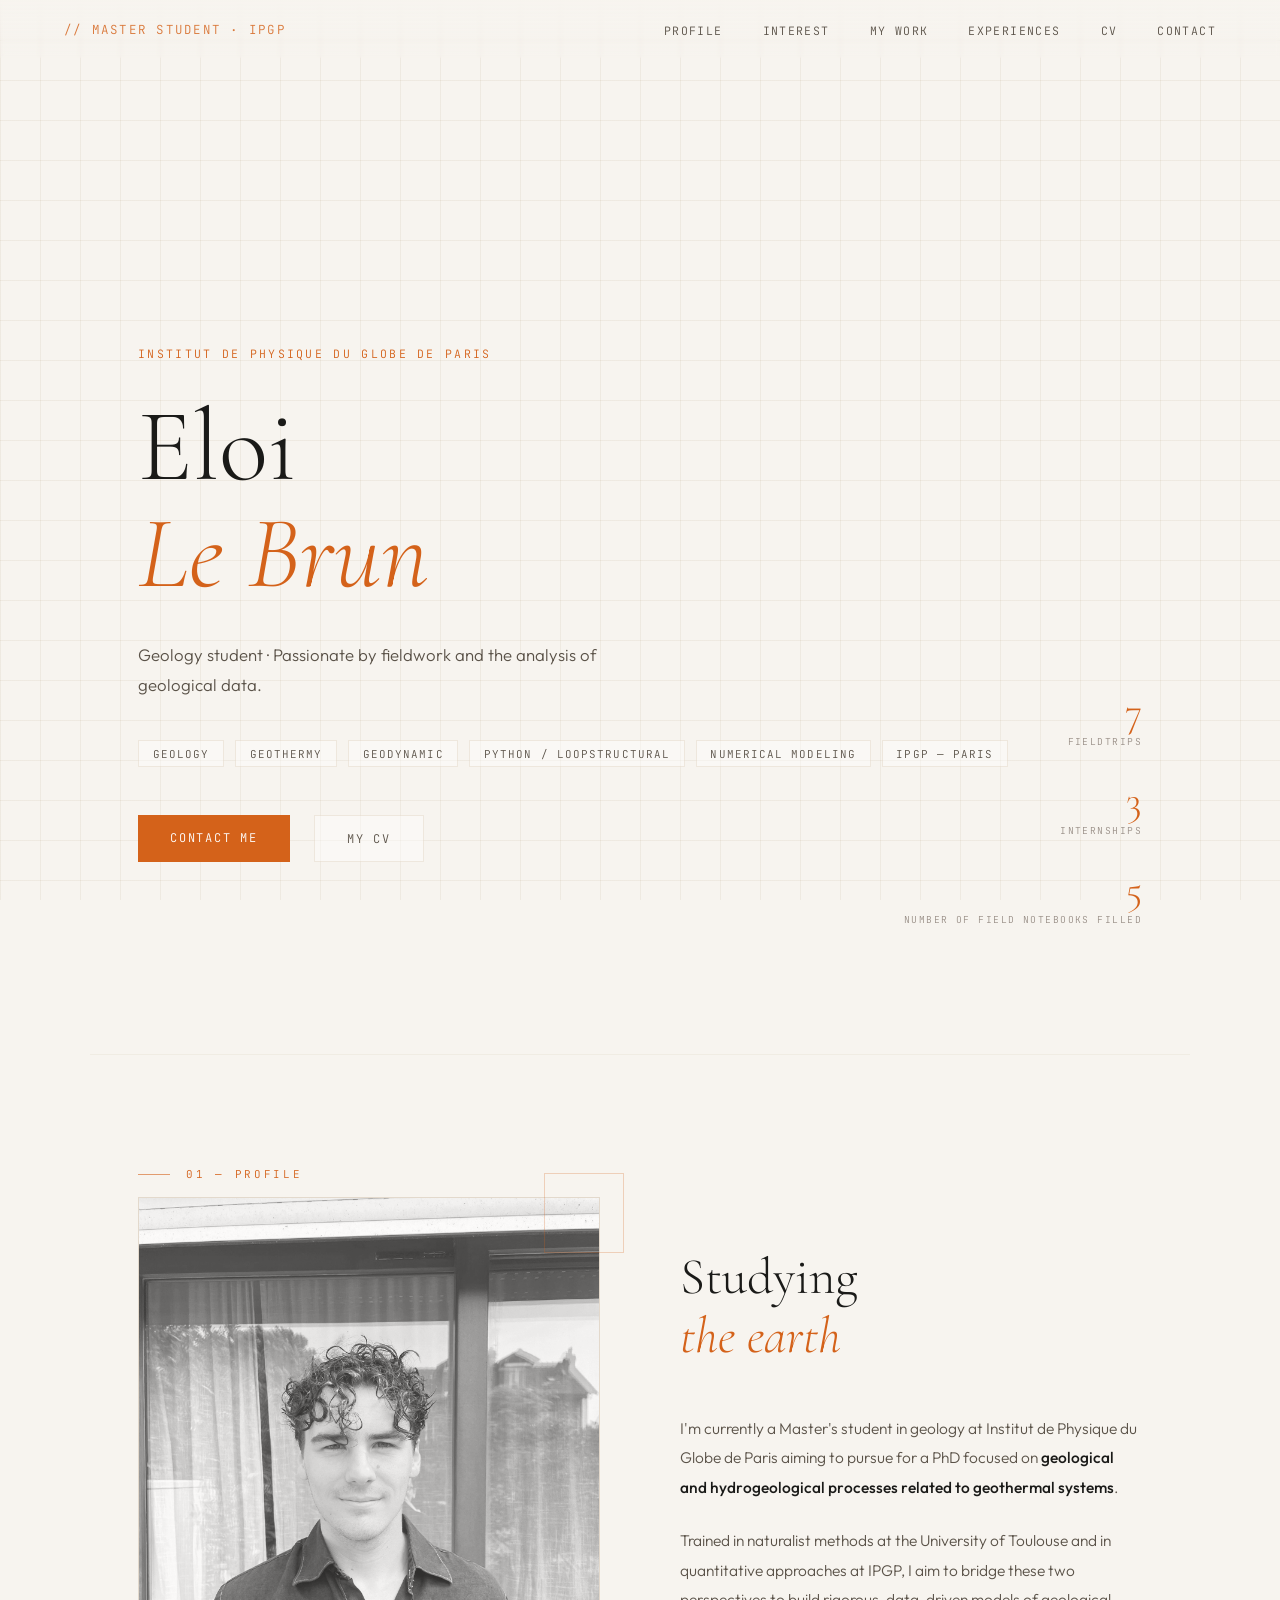
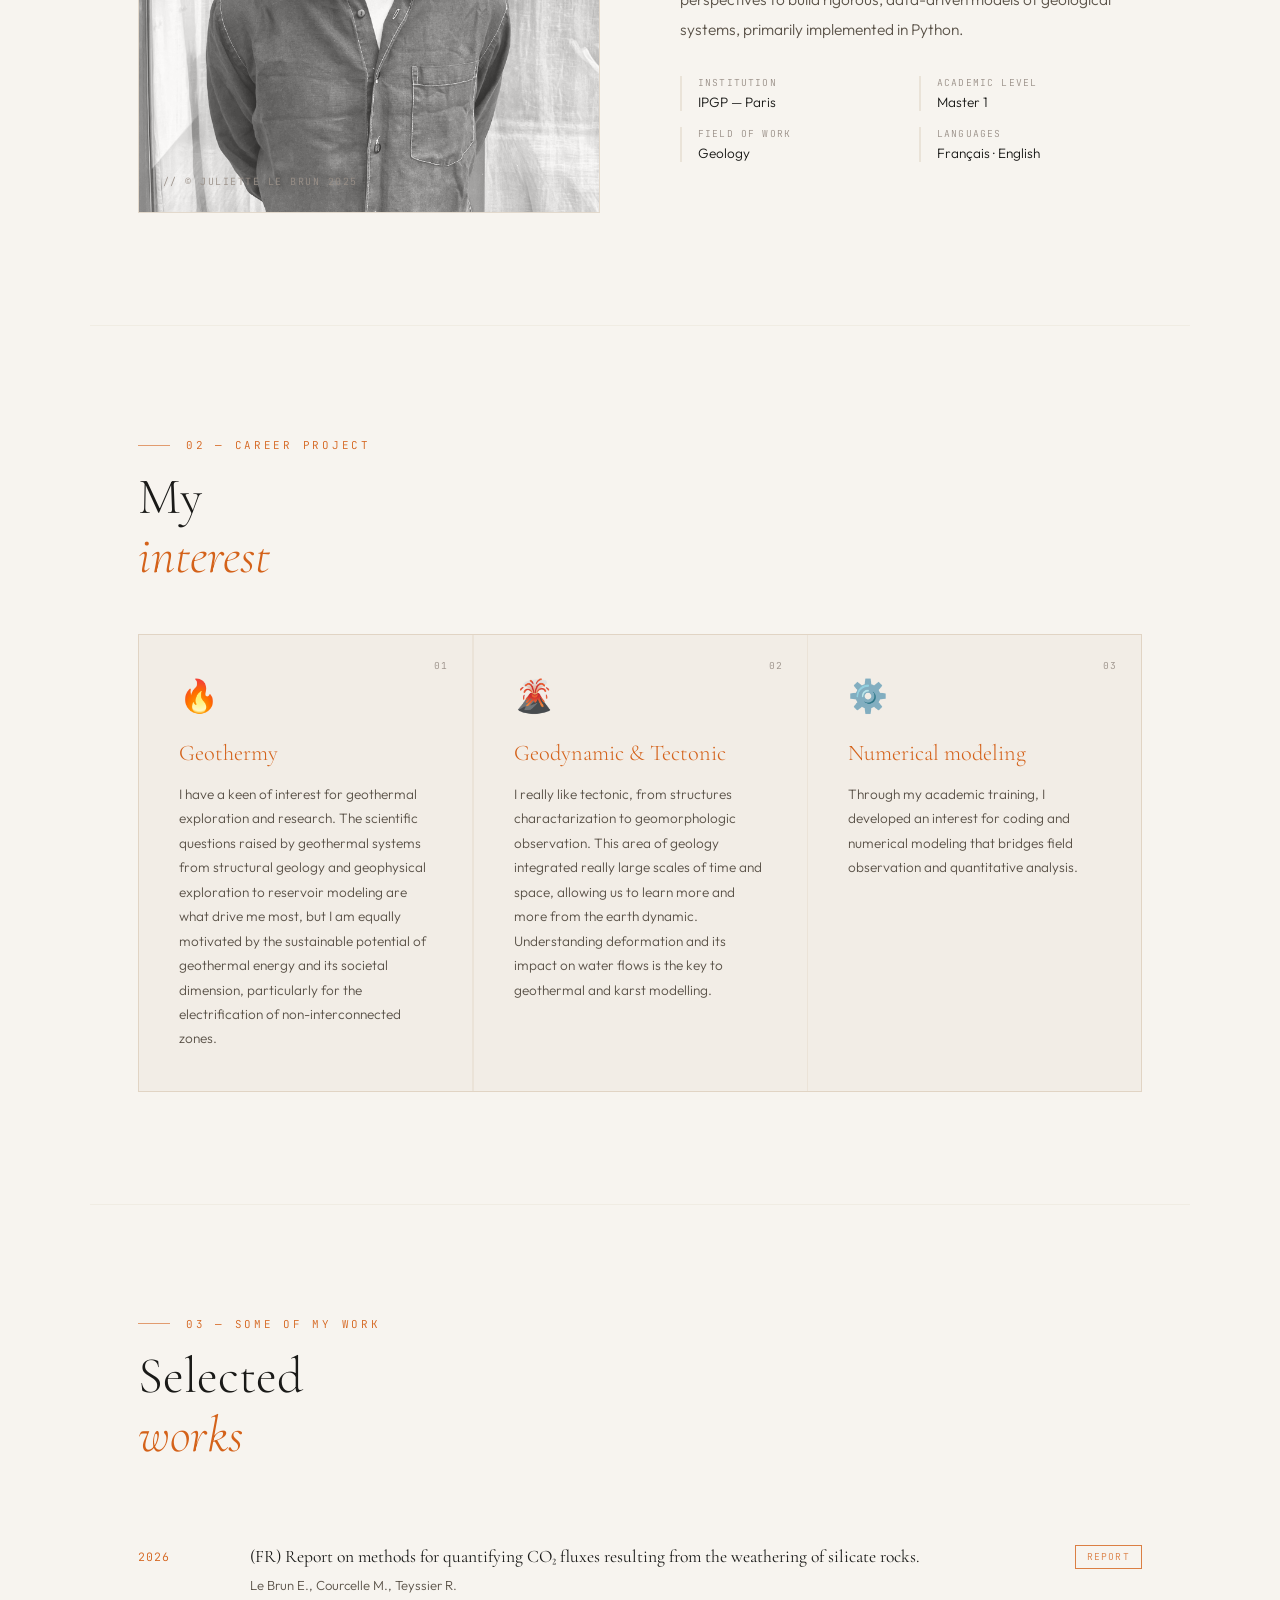
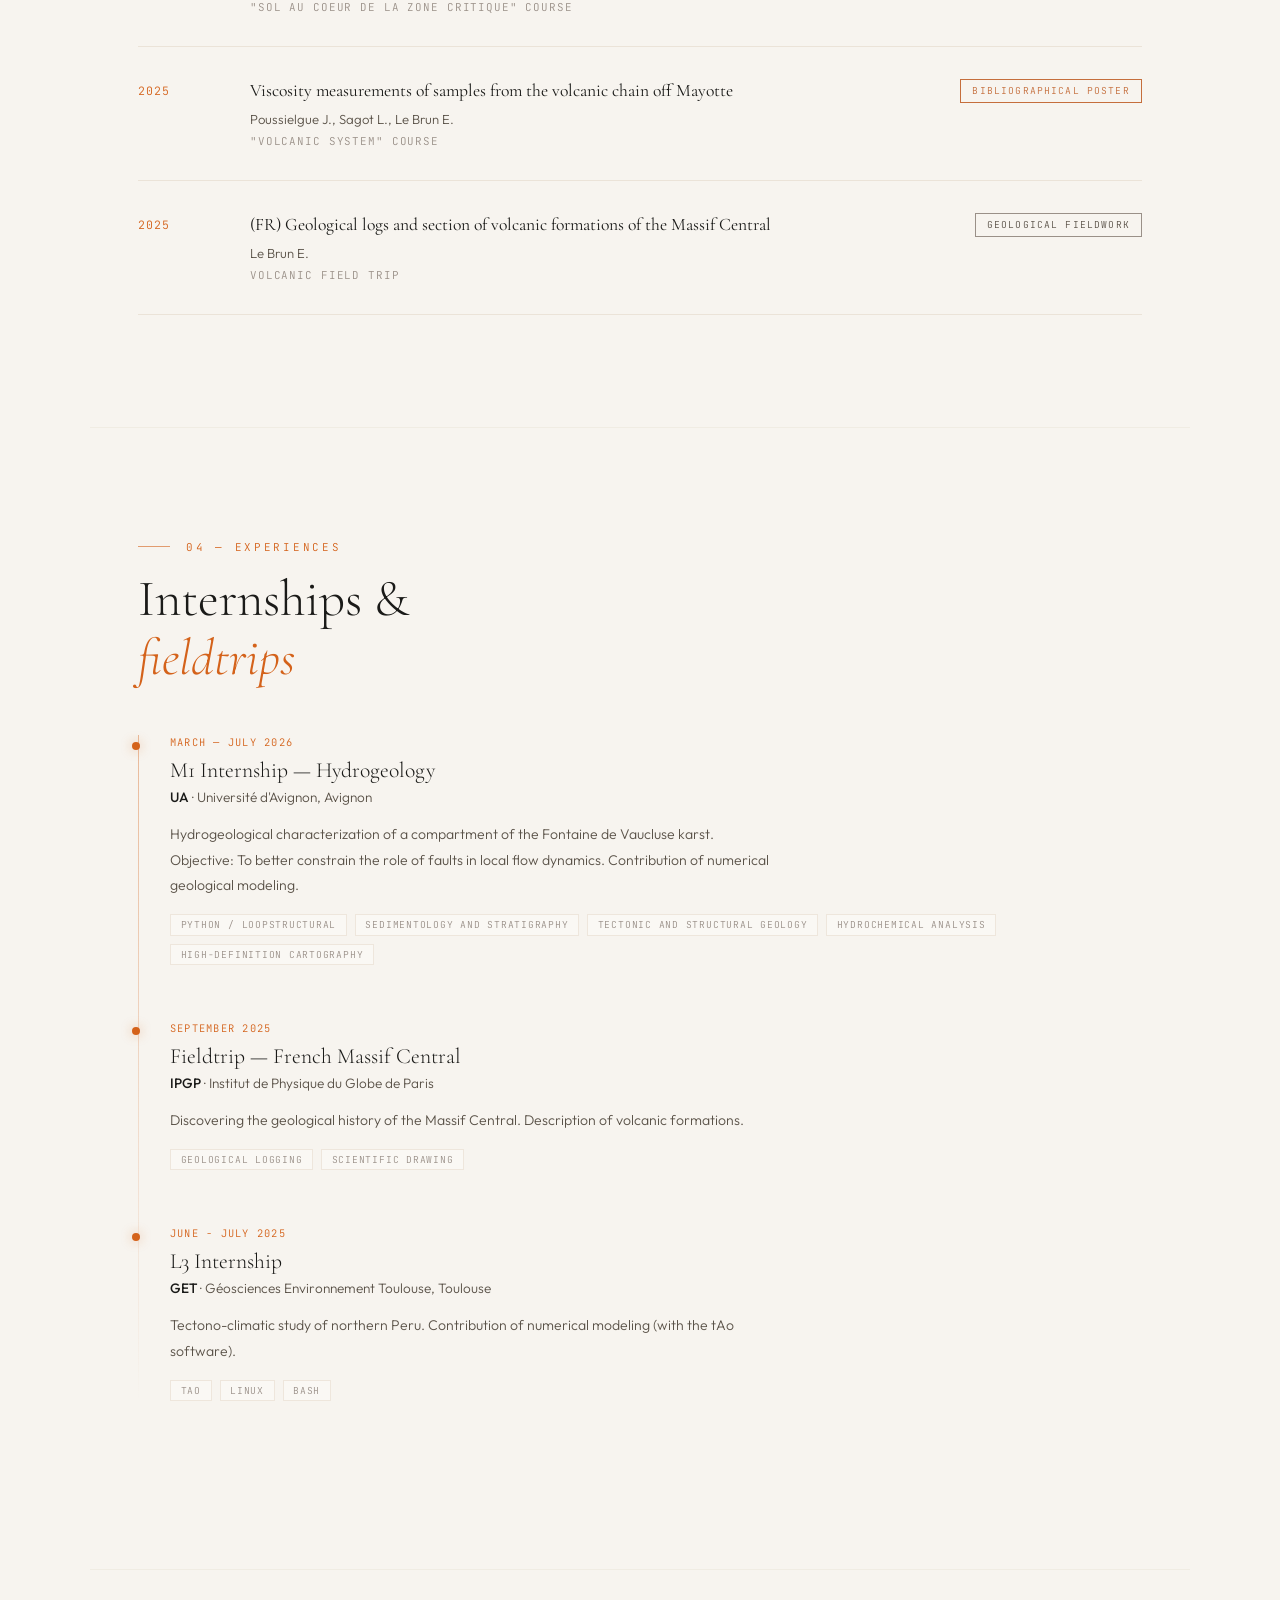
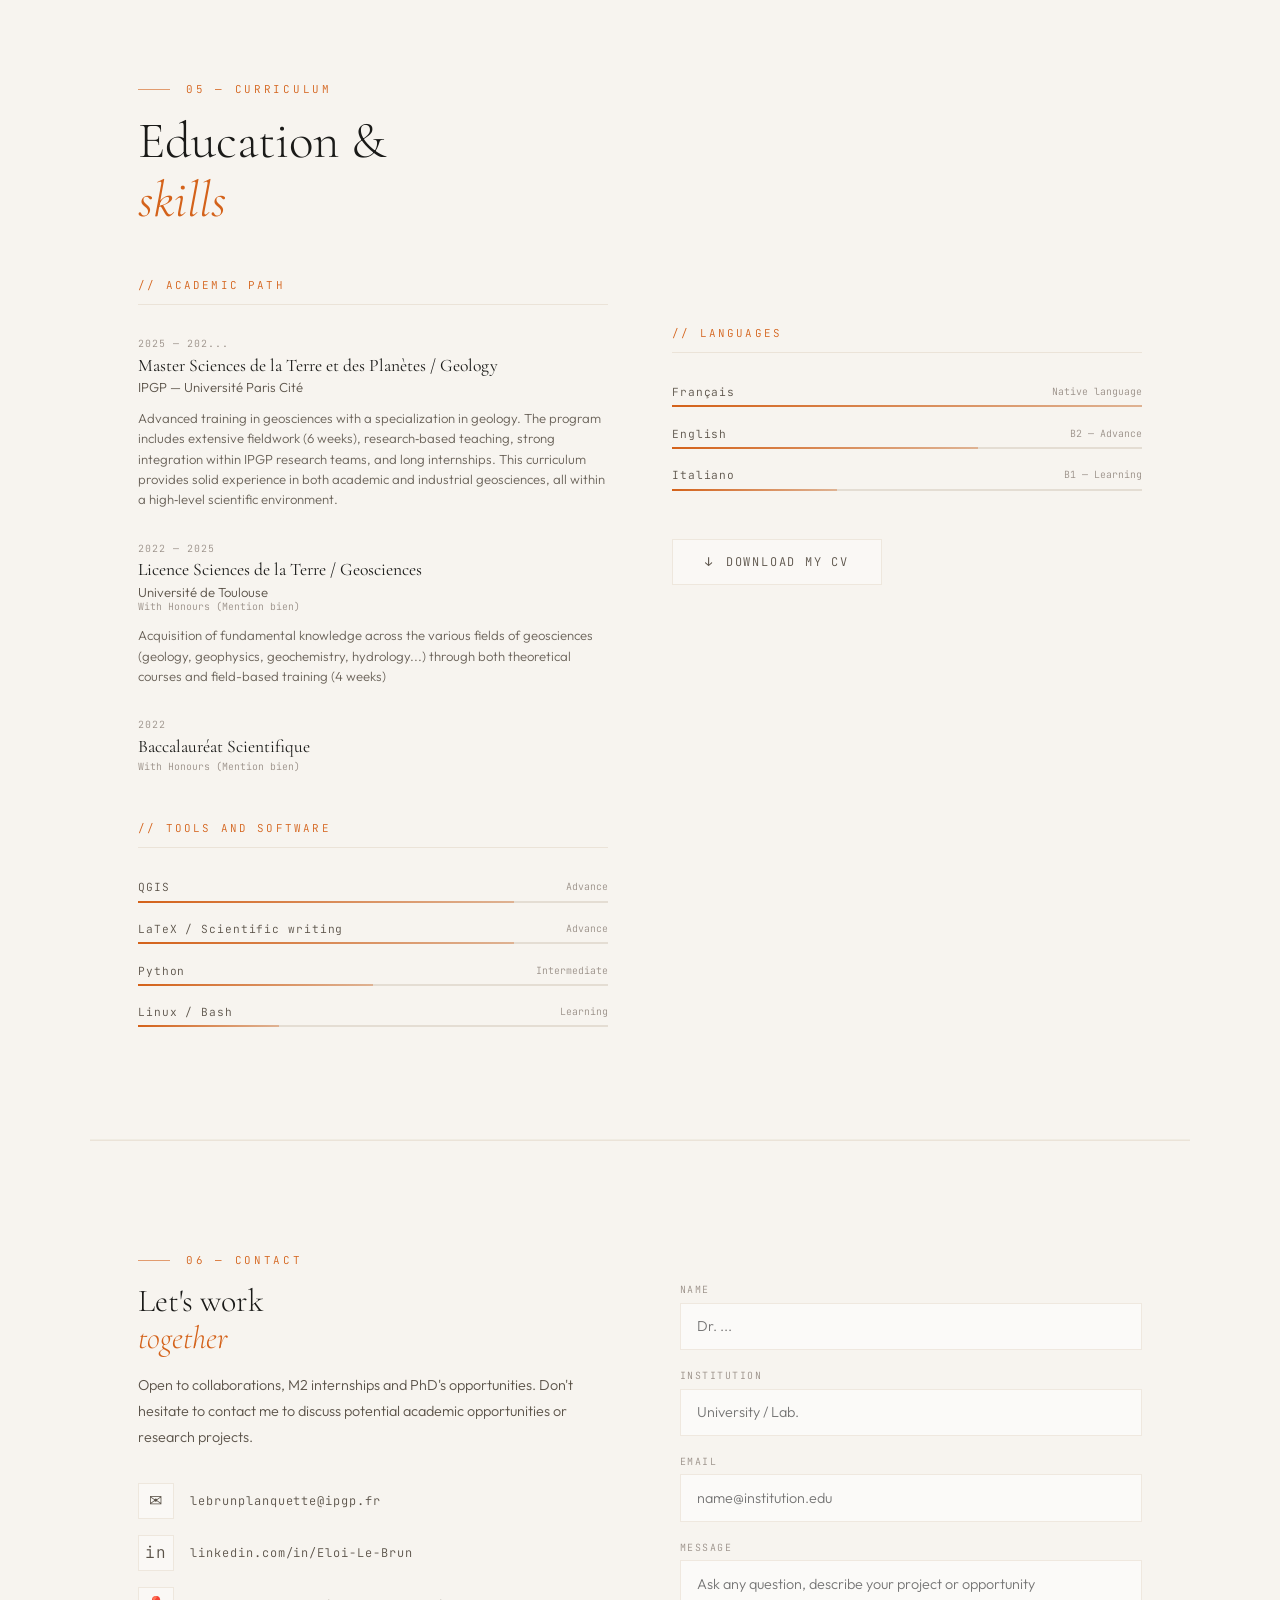
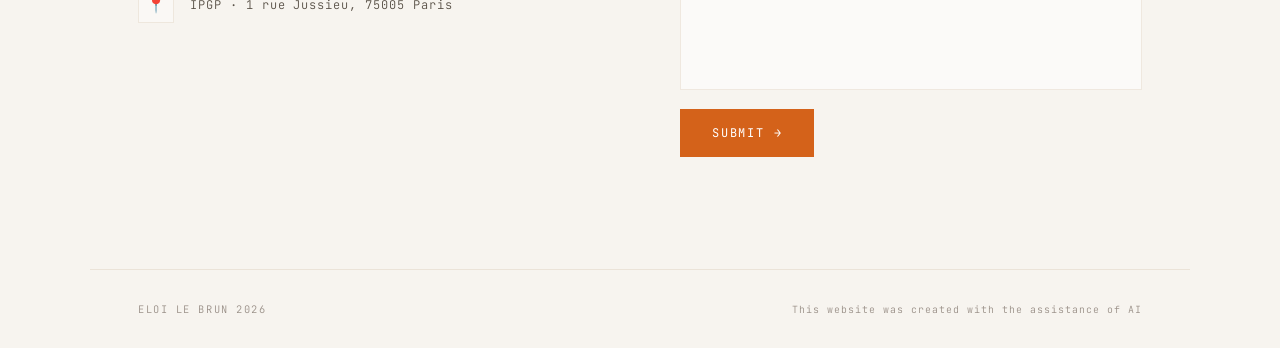
<file: main.html>
<!DOCTYPE html>
<html lang="fr">
<head>
<meta charset="UTF-8">
<meta name="viewport" content="width=device-width, initial-scale=1.0">
<title>Portfolio ELB — IPGP</title>
<link rel="preconnect" href="https://fonts.googleapis.com">
<link href="https://fonts.googleapis.com/css2?family=Cormorant+Garamond:ital,wght@0,300;0,400;0,600;1,300&family=JetBrains+Mono:wght@300;400;500&family=Outfit:wght@300;400;500;600&display=swap" rel="stylesheet">
<style>
  :root {
    --bg:         #f7f4ef;
    --bg2:        #f2ede6;
    --surface:    #ede8e0;
    --surface2:   #e4ddd3;
    --border:     rgba(180,150,110,0.18);
    --accent:     #d4621a;
    --accent2:    #b84d10;
    --text:       #1a1a18;
    --text-muted: #5a5248;
    --text-dim:   #9a9088;
    --serif: 'Cormorant Garamond', Georgia, serif;
    --mono: 'JetBrains Mono', monospace;
    --sans: 'Outfit', sans-serif;
  }

  * { margin: 0; padding: 0; box-sizing: border-box; }

  html { scroll-behavior: smooth; }

  body {
    background: var(--bg);
    color: var(--text);
    font-family: var(--sans);
    font-weight: 300;
    overflow-x: hidden;
  }

  /* ── QUADRILLAGE ── */
  body::before {
    content: '';
    position: fixed;
    inset: 0;
    z-index: 0;
    pointer-events: none;
    background-image:
      linear-gradient(rgba(160,130,90,0.09) 1px, transparent 1px),
      linear-gradient(90deg, rgba(160,130,90,0.09) 1px, transparent 1px);
    background-size: 40px 40px;
  }

  /* ── NAV ── */
  nav {
    position: fixed;
    top: 0; left: 0; right: 0;
    z-index: 100;
    display: flex;
    align-items: center;
    justify-content: space-between;
    padding: 1.2rem 4rem;
    background: linear-gradient(to bottom, rgba(247,244,239,0.97), transparent);
    backdrop-filter: blur(2px);
  }

  .nav-logo {
    font-family: var(--mono);
    font-size: 0.78rem;
    color: var(--accent);
    letter-spacing: 0.18em;
    text-transform: uppercase;
    opacity: 0.85;
  }

  .nav-links {
    display: flex;
    gap: 2.5rem;
    list-style: none;
  }

  .nav-links a {
    font-family: var(--mono);
    font-size: 0.72rem;
    color: var(--text-muted);
    text-decoration: none;
    letter-spacing: 0.12em;
    text-transform: uppercase;
    transition: color 0.3s;
    position: relative;
  }

  .nav-links a::after {
    content: '';
    position: absolute;
    bottom: -4px; left: 0;
    width: 0; height: 1px;
    background: var(--accent);
    transition: width 0.3s;
  }

  .nav-links a:hover { color: var(--accent); }
  .nav-links a:hover::after { width: 100%; }

  /* ── SECTIONS ── */
  section {
    position: relative;
    z-index: 1;
    max-width: 1100px;
    margin: 0 auto;
    padding: 7rem 3rem;
  }

  .section-label {
    font-family: var(--mono);
    font-size: 0.68rem;
    color: var(--accent);
    letter-spacing: 0.25em;
    text-transform: uppercase;
    margin-bottom: 1rem;
    display: flex;
    align-items: center;
    gap: 1rem;
  }

  .section-label::before {
    content: '';
    width: 2rem;
    height: 1px;
    background: var(--accent);
    opacity: 0.6;
  }

  .section-title {
    font-family: var(--serif);
    font-size: clamp(2rem, 4vw, 3.2rem);
    font-weight: 300;
    color: var(--text);
    line-height: 1.15;
    margin-bottom: 3rem;
  }

  .section-title em {
    font-style: italic;
    color: var(--accent);
  }

  /* ── Title ── */
  #hero {
    min-height: 100vh;
    display: flex;
    flex-direction: column;
    justify-content: center;
    max-width: 1100px;
    margin: 0 auto;
    padding: 0 3rem;
  }

  .hero-eyebrow {
    font-family: var(--mono);
    font-size: 0.72rem;
    color: var(--accent);
    letter-spacing: 0.2em;
    text-transform: uppercase;
    margin-bottom: 2rem;
    opacity: 0;
    animation: fadeUp 1s 0.3s forwards;
  }

  .hero-title {
    font-family: var(--serif);
    font-size: clamp(3.5rem, 8vw, 7rem);
    font-weight: 300;
    line-height: 1.05;
    margin-bottom: 0.5rem;
    color: var(--text);
    opacity: 0;
    animation: fadeUp 1s 0.5s forwards;
  }

  .hero-title span {
    display: block;
    font-style: italic;
    color: var(--accent);
  }

  .hero-subtitle {
    font-family: var(--sans);
    font-size: 1.05rem;
    font-weight: 300;
    color: var(--text-muted);
    margin-top: 1.5rem;
    max-width: 520px;
    line-height: 1.8;
    opacity: 0;
    animation: fadeUp 1s 0.7s forwards;
  }

  .hero-tags {
    display: flex;
    flex-wrap: wrap;
    gap: 0.7rem;
    margin-top: 2.5rem;
    opacity: 0;
    animation: fadeUp 1s 0.9s forwards;
  }

  .tag {
    font-family: var(--mono);
    font-size: 0.68rem;
    color: var(--text-muted);
    border: 1px solid var(--border);
    padding: 0.35rem 0.85rem;
    letter-spacing: 0.1em;
    text-transform: uppercase;
    transition: all 0.3s;
    cursor: default;
    background: rgba(255,255,255,0.4);
  }

  .tag:hover {
    border-color: var(--accent);
    color: var(--accent);
    background: rgba(212,98,26,0.06);
  }

  .hero-cta {
    display: flex;
    gap: 1.5rem;
    margin-top: 3rem;
    opacity: 0;
    animation: fadeUp 1s 1.1s forwards;
  }

  .btn-primary {
    font-family: var(--mono);
    font-size: 0.75rem;
    letter-spacing: 0.15em;
    text-transform: uppercase;
    color: #fff;
    background: var(--accent);
    padding: 0.9rem 2rem;
    text-decoration: none;
    transition: all 0.3s;
  }

  .btn-primary:hover {
    background: var(--accent2);
    transform: translateY(-2px);
  }

  .btn-secondary {
    font-family: var(--mono);
    font-size: 0.75rem;
    letter-spacing: 0.15em;
    text-transform: uppercase;
    color: var(--text-muted);
    border: 1px solid var(--border);
    padding: 0.9rem 2rem;
    text-decoration: none;
    transition: all 0.3s;
    background: rgba(255,255,255,0.4);
  }

  .btn-secondary:hover {
    color: var(--accent);
    border-color: var(--accent);
    transform: translateY(-2px);
  }

  /* ── STATS ── */
  .hero-stats {
    position: absolute;
    right: 3rem;
    bottom: 8rem;
    display: flex;
    flex-direction: column;
    gap: 2rem;
    opacity: 0;
    animation: fadeIn 1.5s 1.4s forwards;
  }

  .stat { text-align: right; }

  .stat-number {
    font-family: var(--serif);
    font-size: 2.5rem;
    font-weight: 300;
    color: var(--accent);
    line-height: 1;
  }

  .stat-label {
    font-family: var(--mono);
    font-size: 0.6rem;
    color: var(--text-dim);
    letter-spacing: 0.15em;
    text-transform: uppercase;
    margin-top: 0.25rem;
  }

  /* ── "ME" SECTION ── */
  .about-grid {
    display: grid;
    grid-template-columns: 1fr 1fr;
    gap: 5rem;
    align-items: center;
  }

  .about-photo-wrapper { position: relative; }

  .about-photo {
    width: 100%;
    aspect-ratio: 3/4;
    background: var(--surface);
    border: 1px solid var(--border);
    display: flex;
    align-items: center;
    justify-content: center;
    position: relative;
    overflow: hidden;
  }

  .photo-placeholder {
    font-family: var(--serif);
    font-size: 5rem;
    color: var(--text-dim);
    opacity: 0.4;
    font-style: italic;
  }

  .photo-label {
    position: absolute;
    bottom: 1.5rem;
    left: 1.5rem;
    font-family: var(--mono);
    font-size: 0.62rem;
    color: var(--text-dim);
    letter-spacing: 0.15em;
    text-transform: uppercase;
  }

  .about-deco {
    position: absolute;
    top: -1.5rem;
    right: -1.5rem;
    width: 80px;
    height: 80px;
    border: 1px solid var(--accent);
    opacity: 0.25;
  }

  .about-text p {
    color: var(--text-muted);
    line-height: 1.9;
    margin-bottom: 1.5rem;
    font-size: 0.97rem;
  }

  .about-text p strong {
    color: var(--text);
    font-weight: 500;
  }

  .about-infos {
    margin-top: 2rem;
    display: grid;
    grid-template-columns: 1fr 1fr;
    gap: 1rem;
  }

  .info-item {
    border-left: 2px solid var(--border);
    padding-left: 1rem;
  }

  .info-key {
    font-family: var(--mono);
    font-size: 0.6rem;
    color: var(--text-dim);
    letter-spacing: 0.12em;
    text-transform: uppercase;
    margin-bottom: 0.25rem;
  }

  .info-val {
    font-size: 0.85rem;
    color: var(--text);
  }

  /* ── INTEREST SECTION ── */
  #recherche { background: none; }

  .research-grid {
    display: grid;
    grid-template-columns: repeat(3, 1fr);
    gap: 1.5px;
    background: var(--border);
    border: 1px solid var(--border);
  }

  .research-card {
    background: var(--bg2);
    padding: 2.5rem;
    transition: background 0.3s;
    position: relative;
    overflow: hidden;
  }

  .research-card::before {
    content: '';
    position: absolute;
    top: 0; left: 0; right: 0;
    height: 2px;
    background: var(--accent);
    transform: scaleX(0);
    transition: transform 0.4s;
  }

  .research-card:hover { background: var(--surface); }
  .research-card:hover::before { transform: scaleX(1); }

  .card-icon {
    font-size: 2rem;
    margin-bottom: 1.5rem;
    display: block;
  }

  .card-title {
    font-family: var(--serif);
    font-size: 1.4rem;
    font-weight: 300;
    margin-bottom: 1rem;
    color: var(--accent);
  }

  .card-desc {
    font-size: 0.85rem;
    color: var(--text-muted);
    line-height: 1.8;
  }

  .card-num {
    position: absolute;
    top: 1.5rem; right: 1.5rem;
    font-family: var(--mono);
    font-size: 0.6rem;
    color: var(--text-dim);
    letter-spacing: 0.1em;
  }

  /* ── MY WORK SECITON ── */
  .pub-list {
    display: flex;
    flex-direction: column;
    gap: 0;
  }

  .pub-item {
    display: grid;
    grid-template-columns: 80px 1fr auto;
    align-items: start;
    gap: 2rem;
    padding: 2rem 0;
    border-bottom: 1px solid var(--border);
    transition: all 0.3s;
    text-decoration: none;
    color: inherit;
  }

  .pub-item:hover { padding-left: 1rem; }

  .pub-year {
    font-family: var(--mono);
    font-size: 0.72rem;
    color: var(--accent);
    padding-top: 0.25rem;
    letter-spacing: 0.1em;
  }

  .pub-title {
    font-family: var(--serif);
    font-size: 1.1rem;
    font-weight: 400;
    color: var(--text);
    margin-bottom: 0.5rem;
    line-height: 1.4;
  }

  .pub-authors {
    font-size: 0.82rem;
    color: var(--text-muted);
    margin-bottom: 0.4rem;
  }

  .pub-journal {
    font-family: var(--mono);
    font-size: 0.68rem;
    color: var(--text-dim);
    letter-spacing: 0.08em;
    text-transform: uppercase;
  }

  .pub-type {
    font-family: var(--mono);
    font-size: 0.6rem;
    letter-spacing: 0.12em;
    text-transform: uppercase;
    padding: 0.3rem 0.7rem;
    border: 1px solid;
    white-space: nowrap;
    height: fit-content;
  }

  .pub-type.article { color: var(--accent); border-color: var(--accent); opacity: 0.8; }
  .pub-type.conf { color: var(--accent2); border-color: var(--accent2); opacity: 0.8; }
  .pub-type.poster { color: var(--text-muted); border-color: var(--text-dim); }

  /* ── EXPERIENCES SECTION ── */
  .timeline {
    position: relative;
    padding-left: 2rem;
  }

  .timeline::before {
    content: '';
    position: absolute;
    left: 0; top: 0; bottom: 0;
    width: 1px;
    background: linear-gradient(to bottom, var(--accent), transparent);
    opacity: 0.4;
  }

  .timeline-item {
    position: relative;
    margin-bottom: 3.5rem;
  }

  .timeline-dot {
    position: absolute;
    left: -2.4rem;
    top: 0.4rem;
    width: 8px;
    height: 8px;
    background: var(--accent);
    border-radius: 50%;
    box-shadow: 0 0 12px rgba(212,98,26,0.4);
  }

  .timeline-period {
    font-family: var(--mono);
    font-size: 0.65rem;
    color: var(--accent);
    letter-spacing: 0.12em;
    text-transform: uppercase;
    margin-bottom: 0.5rem;
  }

  .timeline-role {
    font-family: var(--serif);
    font-size: 1.35rem;
    font-weight: 300;
    color: var(--text);
    margin-bottom: 0.3rem;
  }

  .timeline-place {
    font-size: 0.85rem;
    color: var(--text-muted);
    margin-bottom: 1rem;
  }

  .timeline-place strong {
    color: var(--text);
    font-weight: 500;
  }

  .timeline-desc {
    font-size: 0.88rem;
    color: var(--text-muted);
    line-height: 1.8;
    max-width: 600px;
  }

  .timeline-skills {
    display: flex;
    flex-wrap: wrap;
    gap: 0.5rem;
    margin-top: 1rem;
  }

  .skill-tag {
    font-family: var(--mono);
    font-size: 0.6rem;
    color: var(--text-dim);
    border: 1px solid var(--border);
    padding: 0.2rem 0.6rem;
    letter-spacing: 0.08em;
    text-transform: uppercase;
    background: rgba(255,255,255,0.35);
  }

  /* ── CV SECTION ── */
  .cv-grid {
    display: grid;
    grid-template-columns: 1fr 1fr;
    gap: 4rem;
  }

  .cv-section-title {
    font-family: var(--mono);
    font-size: 0.68rem;
    color: var(--accent);
    letter-spacing: 0.2em;
    text-transform: uppercase;
    margin-bottom: 2rem;
    padding-bottom: 0.75rem;
    border-bottom: 1px solid var(--border);
  }

  .cv-item { margin-bottom: 2rem; }

  .cv-year {
    font-family: var(--mono);
    font-size: 0.62rem;
    color: var(--text-dim);
    letter-spacing: 0.1em;
    margin-bottom: 0.3rem;
  }

  .cv-title {
    font-family: var(--serif);
    font-size: 1.1rem;
    font-weight: 400;
    color: var(--text);
    margin-bottom: 0.2rem;
  }

  .cv-place {
    font-size: 0.82rem;
    color: var(--text-muted);
  }

  .cv-description {
    font-size: 0.82rem;
    color: var(--text-muted);
    line-height: 1.55;
    margin-top: 0.8rem;
    opacity: 0.9;
  }

  .cv-description p { margin-bottom: 0.6rem; }

  .skills-grid {
    display: flex;
    flex-direction: column;
    gap: 1.2rem;
  }

  .skill-bar-header {
    display: flex;
    justify-content: space-between;
    margin-bottom: 0.4rem;
  }

  .skill-name {
    font-family: var(--mono);
    font-size: 0.7rem;
    color: var(--text-muted);
    letter-spacing: 0.08em;
  }

  .skill-level {
    font-family: var(--mono);
    font-size: 0.62rem;
    color: var(--text-dim);
  }

  .skill-bar {
    height: 2px;
    background: var(--surface2);
    position: relative;
  }

  .skill-bar-fill {
    height: 100%;
    background: linear-gradient(to right, var(--accent), rgba(212,98,26,0.35));
    transition: width 1.5s cubic-bezier(0.4, 0, 0.2, 1);
  }

  /* ── CONTACT SECTION ── */
  #contact {
    background: none;
    border-top: 1px solid var(--border);
  }

  .contact-layout {
    display: grid;
    grid-template-columns: 1fr 1fr;
    gap: 5rem;
  }

  .contact-info h3 {
    font-family: var(--serif);
    font-size: 2rem;
    font-weight: 300;
    margin-bottom: 1rem;
  }

  .contact-info p {
    font-size: 0.9rem;
    color: var(--text-muted);
    line-height: 1.8;
    margin-bottom: 2rem;
  }

  .contact-links {
    display: flex;
    flex-direction: column;
    gap: 1rem;
  }

  .contact-link {
    display: flex;
    align-items: center;
    gap: 1rem;
    font-family: var(--mono);
    font-size: 0.75rem;
    color: var(--text-muted);
    text-decoration: none;
    letter-spacing: 0.08em;
    transition: color 0.3s;
  }

  .contact-link:hover { color: var(--accent); }

  .contact-link-icon {
    width: 36px;
    height: 36px;
    border: 1px solid var(--border);
    display: flex;
    align-items: center;
    justify-content: center;
    font-size: 1rem;
    transition: all 0.3s;
    background: rgba(255,255,255,0.4);
  }

  .contact-link:hover .contact-link-icon {
    border-color: var(--accent);
    background: rgba(212,98,26,0.06);
  }

  .contact-form {
    display: flex;
    flex-direction: column;
    gap: 1.2rem;
  }

  .form-group {
    display: flex;
    flex-direction: column;
    gap: 0.4rem;
  }

  .form-label {
    font-family: var(--mono);
    font-size: 0.62rem;
    color: var(--text-dim);
    letter-spacing: 0.15em;
    text-transform: uppercase;
  }

  .form-input, .form-textarea {
    background: rgba(255,255,255,0.55);
    border: 1px solid var(--border);
    color: var(--text);
    font-family: var(--sans);
    font-size: 0.9rem;
    font-weight: 300;
    padding: 0.85rem 1rem;
    outline: none;
    transition: border-color 0.3s;
    resize: none;
  }

  .form-input:focus, .form-textarea:focus {
    border-color: var(--accent);
    background: rgba(255,255,255,0.75);
  }

  .form-textarea { height: 130px; }

  .btn-submit {
    font-family: var(--mono);
    font-size: 0.75rem;
    letter-spacing: 0.15em;
    text-transform: uppercase;
    color: #fff;
    background: var(--accent);
    border: none;
    padding: 1rem 2rem;
    cursor: pointer;
    transition: all 0.3s;
    align-self: flex-start;
  }

  .btn-submit:hover {
    background: var(--accent2);
    transform: translateY(-2px);
  }

  /* ──── */
  footer {
    position: relative;
    z-index: 1;
    border-top: 1px solid var(--border);
    padding: 2rem 3rem;
    max-width: 1100px;
    margin: 0 auto;
    display: flex;
    justify-content: space-between;
    align-items: center;
  }

  .footer-logo {
    font-family: var(--mono);
    font-size: 0.65rem;
    color: var(--text-dim);
    letter-spacing: 0.15em;
    text-transform: uppercase;
  }

  .footer-copy {
    font-family: var(--mono);
    font-size: 0.62rem;
    color: var(--text-dim);
    letter-spacing: 0.1em;
  }

  /* ──── */
  @keyframes fadeUp {
    from { opacity: 0; transform: translateY(24px); }
    to   { opacity: 1; transform: translateY(0); }
  }

  @keyframes fadeIn {
    from { opacity: 0; }
    to   { opacity: 1; }
  }

  .reveal {
    opacity: 0;
    transform: translateY(20px);
    transition: opacity 0.8s, transform 0.8s;
  }

  .reveal.visible {
    opacity: 1;
    transform: translateY(0);
  }

  /* ──── */
  .sep {
    max-width: 1100px;
    margin: 0 auto;
    padding: 0 3rem;
    border: none;
    border-top: 1px solid var(--border);
    opacity: 0.5;
  }

  /* ──── */
  @media (max-width: 768px) {
    nav { padding: 1rem 1.5rem; }
    .nav-links { display: none; }
    section { padding: 5rem 1.5rem; }
    #hero { padding: 0 1.5rem; }
    .about-grid, .cv-grid, .contact-layout { grid-template-columns: 1fr; gap: 3rem; }
    .research-grid { grid-template-columns: 1fr; }
    .hero-stats { display: none; }
    .pub-item { grid-template-columns: 60px 1fr; }
    .pub-type { display: none; }
  }
</style>
</head>
<body>

<canvas id="seismo-canvas"></canvas>

<nav>
  <div class="nav-logo">// Master student · IPGP</div>
  <ul class="nav-links">
    <li><a href="#apropos">Profile</a></li>
    <li><a href="#recherche">Interest</a></li>
    <li><a href="#publications">My work</a></li>
    <li><a href="#stages">Experiences</a></li>
    <li><a href="#cv">CV</a></li>
    <li><a href="#contact">Contact</a></li>
  </ul>
</nav>

<div id="hero" style="position:relative;">
  <div class="hero-eyebrow">Institut de Physique du Globe de Paris</div>
  <h1 class="hero-title">
    Eloi<br>
    <span>Le Brun</span>
  </h1>
  <p class="hero-subtitle">
    Geology student · Passionate by fieldwork and the analysis of geological data.
  </p>
  <div class="hero-tags">
    <span class="tag">Geology</span>
    <span class="tag">Geothermy</span>
    <span class="tag">Geodynamic</span>
    <span class="tag">Python / LoopStructural</span>
    <span class="tag">Numerical modeling</span>
    <span class="tag">IPGP — Paris</span>
  </div>
  <div class="hero-cta">
    <a href="#contact" class="btn-primary">Contact me</a>
    <a href="#cv" class="btn-secondary">My CV</a>
  </div>

  <div class="hero-stats">
    <div class="stat">
      <div class="stat-number">7</div>
      <div class="stat-label">Fieldtrips</div>
    </div>
    <div class="stat">
      <div class="stat-number">3</div>
      <div class="stat-label">Internships</div>
    </div>
    <div class="stat">
      <div class="stat-number">5</div>
      <div class="stat-label">Number of field notebooks filled</div>
    </div>
  </div>
</div>

<hr class="sep">

<section id="apropos">
  <div class="section-label">01 — Profile</div>
  <div class="about-grid">
    <div class="about-photo-wrapper reveal">
      <div class="about-photo">
        <img src="./assets/img/photo_cv.jpg" alt="Eloi Le Brun" style="width:100%; height:100%; object-fit:cover; opacity: 0.85;">
        <span class="photo-label">// © Juliette Le Brun 2025</span>
      </div>
      <div class="about-deco"></div>
    </div>
    <div class="about-text reveal">
      <h2 class="section-title">Studying<br><em>the earth</em></h2>
      <p>
        I'm currently a Master's student in geology at Institut de Physique du Globe de Paris
        aiming to pursue for a PhD focused on <strong>geological and hydrogeological processes
        related to geothermal systems</strong>.
      </p>
      <p>
        Trained in naturalist methods at the University of Toulouse and in quantitative approaches at IPGP, I aim to bridge these two perspectives to build rigorous, data-driven models of geological systems, primarily implemented in Python.
      </p>
      <div class="about-infos">
        <div class="info-item">
          <div class="info-key">Institution</div>
          <div class="info-val">IPGP — Paris</div>
        </div>
        <div class="info-item">
          <div class="info-key">Academic level</div>
          <div class="info-val">Master 1</div>
        </div>
        <div class="info-item">
          <div class="info-key">Field of work</div>
          <div class="info-val">Geology</div>
        </div>
        <div class="info-item">
          <div class="info-key">Languages</div>
          <div class="info-val">Français · English</div>
        </div>
      </div>
    </div>
  </div>
</section>

<hr class="sep">

<section id="recherche">
  <div class="section-label reveal">02 — Career project</div>
  <h2 class="section-title reveal">My<br><em>interest</em></h2>
  <div class="research-grid reveal">
    <div class="research-card">
      <span class="card-num">01</span>
      <span class="card-icon">🔥</span>
      <div class="card-title">Geothermy</div>
      <p class="card-desc">I have a keen of interest for geothermal exploration and research. The scientific questions raised by geothermal systems from structural geology and geophysical exploration to reservoir modeling are what drive me most, but I am equally motivated by the sustainable potential of geothermal energy and its societal dimension, particularly for the electrification of non-interconnected zones.</p>
    </div>
    <div class="research-card">
      <span class="card-num">02</span>
      <span class="card-icon">🌋</span>
      <div class="card-title">Geodynamic & Tectonic</div>
      <p class="card-desc">I really like tectonic, from structures charactarization to geomorphologic observation. This area of geology integrated really large scales of time and space, allowing us to learn more and more from the earth dynamic. Understanding deformation and its impact on water flows is the key to geothermal and karst modelling.</p>
    </div>
    <div class="research-card">
      <span class="card-num">03</span>
      <span class="card-icon">⚙️</span>
      <div class="card-title">Numerical modeling</div>
      <p class="card-desc">Through my academic training, I developed an interest for coding and numerical modeling that bridges field observation and quantitative analysis.</p>
    </div>
  </div>
</section>

<hr class="sep">

<section id="publications">
  <div class="section-label reveal">03 — Some of my work</div>
  <h2 class="section-title reveal">Selected<br><em>works</em></h2>
  <div class="pub-list reveal">
    <a href="./assets/docs/rapport_sol.pdf" target="_blank" class="pub-item">
      <div class="pub-year">2026</div>
      <div class="pub-content">
        <div class="pub-title">(FR) Report on methods for quantifying CO₂ fluxes resulting from the weathering of silicate rocks.</div>
        <div class="pub-authors">Le Brun E., Courcelle M., Teyssier R.</div>
        <div class="pub-journal">"Sol au coeur de la zone critique" course</div>
      </div>
      <span class="pub-type article">Report</span>
    </a>
    <a href="./assets/docs/poster_Volc.pdf" target="_blank" class="pub-item">
      <div class="pub-year">2025</div>
      <div class="pub-content">
        <div class="pub-title">Viscosity measurements of samples from the volcanic chain off Mayotte</div>
        <div class="pub-authors">Poussielgue J., Sagot L., Le Brun E.</div>
        <div class="pub-journal">"Volcanic System" course</div>
      </div>
      <span class="pub-type conf">bibliographical poster</span>
    </a>
    <a href="./assets/docs/Cantal.pdf" class="pub-item">
      <div class="pub-year">2025</div>
      <div class="pub-content">
        <div class="pub-title">(FR) Geological logs and section of volcanic formations of the Massif Central</div>
        <div class="pub-authors">Le Brun E.</div>
        <div class="pub-journal">Volcanic Field Trip</div>
      </div>
      <span class="pub-type poster">geological fieldwork</span>
    </a>
  </div>
</section>

<hr class="sep">

<section id="stages">
  <div class="section-label reveal">04 — Experiences</div>
  <h2 class="section-title reveal">Internships &<br><em>fieldtrips</em></h2>
  <div class="timeline">
    <div class="timeline-item reveal">
      <div class="timeline-dot"></div>
      <div class="timeline-period">March — July 2026</div>
      <div class="timeline-role">M1 Internship — Hydrogeology</div>
      <div class="timeline-place"><strong>UA</strong> · Université d'Avignon, Avignon</div>
      <p class="timeline-desc">
        Hydrogeological characterization of a compartment of the Fontaine de Vaucluse karst. Objective: To better constrain the role of faults in local flow dynamics. Contribution of numerical geological modeling.
      </p>
      <div class="timeline-skills">
        <span class="skill-tag">Python / LoopStructural</span>
        <span class="skill-tag">Sedimentology and stratigraphy</span>
        <span class="skill-tag">Tectonic and structural geology</span>
        <span class="skill-tag">Hydrochemical analysis</span>
        <span class="skill-tag">High-definition cartography</span>
      </div>
    </div>
    <div class="timeline-item reveal">
      <div class="timeline-dot"></div>
      <div class="timeline-period">September 2025</div>
      <div class="timeline-role">Fieldtrip — French Massif Central</div>
      <div class="timeline-place"><strong>IPGP</strong> · Institut de Physique du Globe de Paris</div>
      <p class="timeline-desc">
        Discovering the geological history of the Massif Central. Description of volcanic formations.
      </p>
      <div class="timeline-skills">
        <span class="skill-tag">Geological logging</span>
        <span class="skill-tag">Scientific drawing</span>
      </div>
    </div>
    <div class="timeline-item reveal">
      <div class="timeline-dot"></div>
      <div class="timeline-period">June - July 2025</div>
      <div class="timeline-role">L3 Internship</div>
      <div class="timeline-place"><strong>GET</strong> · Géosciences Environnement Toulouse, Toulouse</div>
      <p class="timeline-desc">
        Tectono-climatic study of northern Peru. Contribution of numerical modeling (with the tAo software).
      </p>
      <div class="timeline-skills">
        <span class="skill-tag">tAo</span>
        <span class="skill-tag">Linux</span>
        <span class="skill-tag">Bash</span>
      </div>
    </div>
  </div>
</section>

<hr class="sep">

<section id="cv">
  <div class="section-label reveal">05 — Curriculum</div>
  <h2 class="section-title reveal">Education &<br><em>skills</em></h2>
  <div class="cv-grid reveal">
    <div>
      <div class="cv-section-title">// Academic path</div>
      <div class="cv-item">
        <div class="cv-year">2025 — 202...</div>
        <div class="cv-title">Master Sciences de la Terre et des Planètes / Geology</div>
        <div class="cv-place">IPGP — Université Paris Cité</div>
        <div class="cv-description">
          <p>Advanced training in geosciences with a specialization in geology. The program includes extensive fieldwork (6 weeks), research‑based teaching, strong integration within IPGP research teams, and long internships. This curriculum provides solid experience in both academic and industrial geosciences, all within a high‑level scientific environment.</p>
        </div>
      </div>
      <div class="cv-item">
        <div class="cv-year">2022 — 2025</div>
        <div class="cv-title">Licence Sciences de la Terre / Geosciences</div>
        <div class="cv-place">Université de Toulouse</div>
        <div class="skill-level">With Honours (Mention bien)</div>
        <div class="cv-description">
          <p>Acquisition of fundamental knowledge across the various fields of geosciences (geology, geophysics, geochemistry, hydrology...) through both theoretical courses and field-based training (4 weeks)</p>
        </div>
      </div>
      <div class="cv-item">
        <div class="cv-year">2022</div>
        <div class="cv-title">Baccalauréat Scientifique</div>
        <div class="skill-level">With Honours (Mention bien)</div>
      </div>

      <div class="cv-section-title" style="margin-top:3rem;">// Tools and software</div>
      <div class="skills-grid">
        <div class="skill-bar-item">
          <div class="skill-bar-header">
            <span class="skill-name">QGIS</span>
            <span class="skill-level">Advance</span>
          </div>
          <div class="skill-bar"><div class="skill-bar-fill" data-width="80" style="width:0"></div></div>
        </div>
        <div class="skill-bar-item">
          <div class="skill-bar-header">
            <span class="skill-name">LaTeX / Scientific writing</span>
            <span class="skill-level">Advance</span>
          </div>
          <div class="skill-bar"><div class="skill-bar-fill" data-width="80" style="width:0"></div></div>
        </div>
        <div class="skill-bar-item">
          <div class="skill-bar-header">
            <span class="skill-name">Python</span>
            <span class="skill-level">Intermediate</span>
          </div>
          <div class="skill-bar"><div class="skill-bar-fill" data-width="50" style="width:0"></div></div>
        </div>
        <div class="skill-bar-item">
          <div class="skill-bar-header">
            <span class="skill-name">Linux / Bash</span>
            <span class="skill-level">Learning</span>
          </div>
          <div class="skill-bar"><div class="skill-bar-fill" data-width="30" style="width:0"></div></div>
        </div>
      </div>
    </div>
    <div>
      <div class="cv-section-title" style="margin-top:3rem;">// Languages</div>
      <div class="skills-grid">
        <div class="skill-bar-item">
          <div class="skill-bar-header">
            <span class="skill-name">Français</span>
            <span class="skill-level">Native language</span>
          </div>
          <div class="skill-bar"><div class="skill-bar-fill" data-width="100" style="width:0"></div></div>
        </div>
        <div class="skill-bar-item">
          <div class="skill-bar-header">
            <span class="skill-name">English</span>
            <span class="skill-level">B2 — Advance</span>
          </div>
          <div class="skill-bar"><div class="skill-bar-fill" data-width="65" style="width:0"></div></div>
        </div>
        <div class="skill-bar-item">
          <div class="skill-bar-header">
            <span class="skill-name">Italiano</span>
            <span class="skill-level">B1 — Learning</span>
          </div>
          <div class="skill-bar"><div class="skill-bar-fill" data-width="35" style="width:0"></div></div>
        </div>
      </div>

      <div style="margin-top:3rem;">
        <a href="./assets/docs/CV_Le_Brun_E.pdf" target="_blank" class="btn-secondary" style="display:inline-flex; align-items:center; gap:0.75rem;">
          <span>↓</span> Download my CV
        </a>
      </div>
    </div>
  </div>
</section>

<hr class="sep">

<section id="contact">
  <div class="section-label reveal">06 — Contact</div>
  <div class="contact-layout reveal">
    <div class="contact-info">
      <h3 class="section-title">Let's work<br><em>together</em></h3>
      <p>
        Open to collaborations, M2 internships and PhD's opportunities. Don't hesitate to contact me to discuss potential academic opportunities or research projects.
      </p>
      <div class="contact-links">
        <a href="mailto:lebrunplanquette@ipgp.fr" class="contact-link">
          <div class="contact-link-icon">✉</div>
          lebrunplanquette@ipgp.fr
        </a>
        <a href="https://www.linkedin.com/in/eloi-le-brun-planquette-794872347" class="contact-link">
          <div class="contact-link-icon">in</div>
          linkedin.com/in/Eloi-Le-Brun
        </a>
        <div class="contact-link" style="cursor:default;">
          <div class="contact-link-icon">📍</div>
          IPGP · 1 rue Jussieu, 75005 Paris
        </div>
      </div>
    </div>
    <form action="https://formspree.io/f/mojrnngv" method="POST" class="contact-form">
      <div class="form-group">
        <label class="form-label">Name</label>
        <input type="text" name="name" class="form-input" placeholder="Dr. ...">
      </div>
      <div class="form-group">
        <label class="form-label">Institution</label>
        <input type="text" name="institution" class="form-input" placeholder="University / Lab.">
      </div>
      <div class="form-group">
        <label class="form-label">Email</label>
        <input type="email" name="email" class="form-input" placeholder="name@institution.edu">
      </div>
      <div class="form-group">
        <label class="form-label">Message</label>
        <textarea name="message" class="form-textarea" placeholder="Ask any question, describe your project or opportunity"></textarea>
      </div>
      <button type="submit" class="btn-submit">Submit →</button>
    </form>
  </div>
</section>

<footer>
  <div class="footer-logo">Eloi Le Brun 2026</div>
  <div class="footer-copy">This website was created with the assistance of AI</div>
</footer>

<script>
const reveals = document.querySelectorAll('.reveal');
const obs = new IntersectionObserver(entries => {
  entries.forEach(e => {
    if (e.isIntersecting) {
      e.target.classList.add('visible');
      e.target.querySelectorAll('.skill-bar-fill').forEach(bar => {
        bar.style.width = bar.dataset.width + '%';
      });
    }
  });
}, { threshold: 0.15 });
reveals.forEach(r => obs.observe(r));

document.querySelectorAll('.skill-bar-fill').forEach(bar => {
  bar.style.width = '0';
});

window.addEventListener('scroll', () => {
  const nav = document.querySelector('nav');
  nav.style.background = window.scrollY > 60
    ? 'rgba(247,244,239,0.97)'
    : 'linear-gradient(to bottom, rgba(247,244,239,0.97), transparent)';
});
</script>
</body>
</html>
</file>
